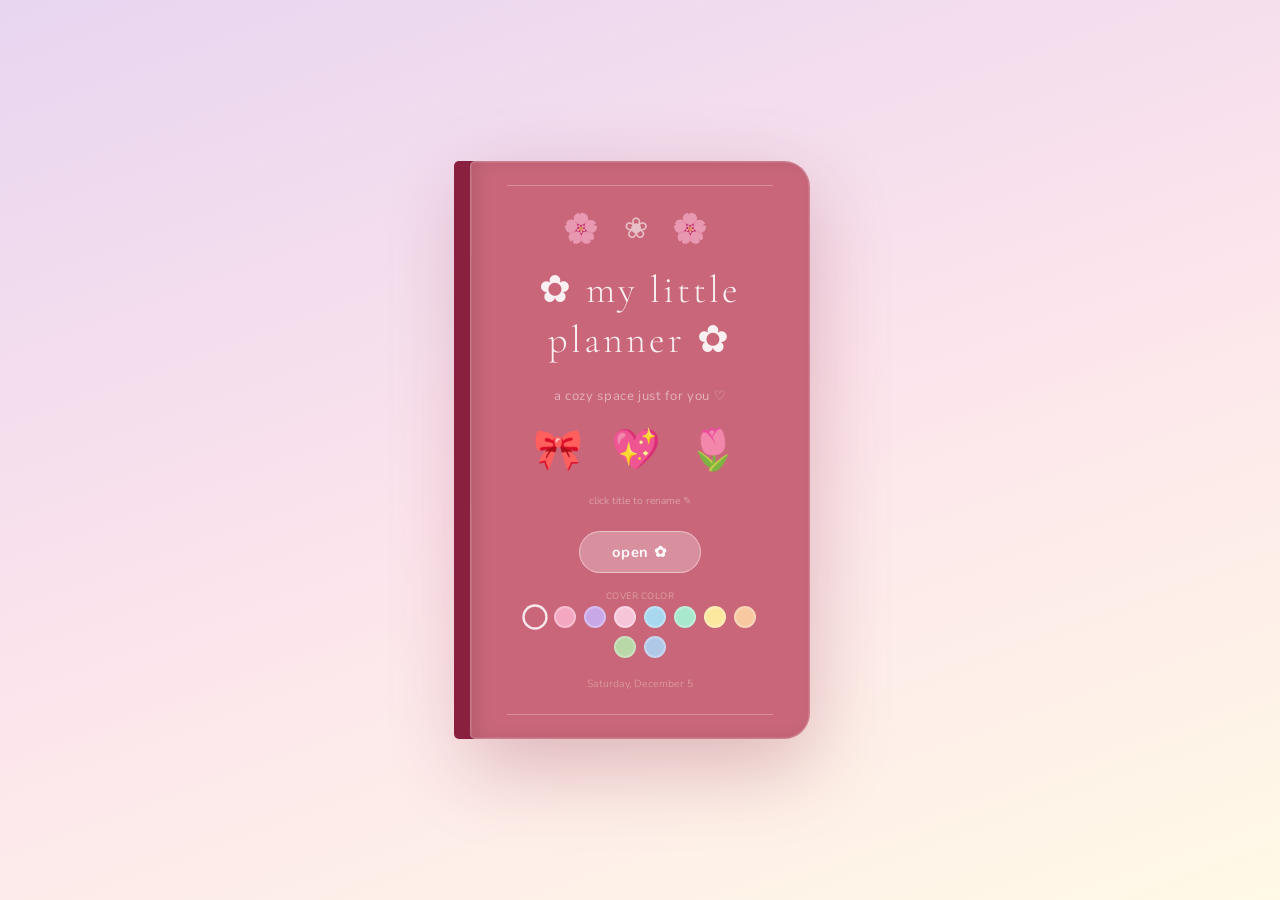
<file: index.html.html>
<!DOCTYPE html>
<html lang="en">
<head>
<meta charset="UTF-8"/>
<meta name="viewport" content="width=device-width,initial-scale=1.0"/>
<title>✿ my little planner ✿</title>
<script>
// Pre-apply saved cover color + title BEFORE anything renders — eliminates flash on refresh
(function(){
  try{
    var cc=JSON.parse(localStorage.getItem('planner_cover'));
    if(cc&&cc.color){
      document.addEventListener('DOMContentLoaded',function(){
        var b=document.getElementById('coverBook');
        if(b){b.style.background=cc.color;b.style.boxShadow='-16px 0 0 0 '+cc.spine+',0 28px 80px '+cc.shadow+',inset 0 0 0 1.5px rgba(255,255,255,.18),inset 7px 0 16px rgba(0,0,0,.1)';}
        var sp=document.querySelector('.book-spine');if(sp)sp.style.background=cc.spine;
      });
    }
    var t=localStorage.getItem('planner_title');
    if(t){document.addEventListener('DOMContentLoaded',function(){
      var el=document.getElementById('plannerTitle');if(el)el.textContent=t;
      document.title=t;
    });}
  }catch(e){}
})();
</script>
<link href="https://fonts.googleapis.com/css2?family=Nunito:wght@400;500;600;700&family=Pacifico&family=Cormorant+Garamond:ital,wght@0,300;0,400;1,300&family=Pinyon+Script&family=Playfair+Display:wght@400&display=swap" rel="stylesheet"/>
<style>
:root{
  --pink:#ffd6e7;--pink-mid:#ffb3d1;--pink-dark:#d4638a;--pink-text:#a03060;
  --yellow:#fff3c4;--yellow-mid:#ffe680;--yellow-dark:#c8a200;--yellow-text:#7a5e00;
  --blue:#d6f0ff;--blue-mid:#a8daff;--blue-dark:#4ba8d8;--blue-text:#1a6a9a;
  --mint:#d4f5e9;--mint-mid:#85ddb8;--mint-dark:#2a9d6e;--mint-text:#1a6a4a;
  --purple:#ede0ff;--purple-mid:#c4a8f5;--purple-dark:#6a3a9a;--purple-text:#5a1a8a;
  --fall:#fff0e0;--fall-mid:#ffcc88;--fall-dark:#c8761a;--fall-text:#7a4a10;
  --surface:#ffffff;--text:#3a2a35;--text-muted:#9a7a8a;
  --border:rgba(200,160,180,0.25);--radius:16px;--shadow:0 2px 12px rgba(200,140,170,0.12);
  --page-bg:#fffdf5;--spine-w:22px;--tab-w:54px;
  --rule:rgba(210,185,200,0.11);
}
*{box-sizing:border-box;margin:0;padding:0;}
body{font-family:'Nunito',sans-serif;color:#3a2a35;background:linear-gradient(160deg,#e8d5f0,#fce4ec,#fff9e6);min-height:100vh;}

/* ═══ COVER ═══ */
.cover-screen{
  position:fixed;inset:0;z-index:500;
  display:flex;align-items:center;justify-content:center;padding:2rem;
  background:linear-gradient(160deg,#e8d5f0,#fce4ec,#fff9e6);
  transition:opacity .42s ease,transform .42s ease;
}
.cover-screen.hiding{opacity:0;transform:scale(.95);pointer-events:none;}
.cover-book{
  width:340px;min-height:520px;
  background:#c9667a;
  border-radius:5px 26px 26px 5px;
  box-shadow:-16px 0 0 0 #8a2040,0 28px 80px rgba(140,40,60,.28),
    inset 0 0 0 1.5px rgba(255,255,255,.18),inset 7px 0 16px rgba(0,0,0,.1);
  display:flex;flex-direction:column;align-items:center;justify-content:center;
  padding:3rem 2.5rem;gap:1.1rem;position:relative;text-align:center;
  transition:background .3s ease,box-shadow .3s ease;
}
.cover-colors{display:flex;gap:8px;align-items:center;justify-content:center;flex-wrap:wrap;}
.cover-swatch{
  width:22px;height:22px;border-radius:50%;cursor:pointer;
  border:2.5px solid rgba(255,255,255,.25);transition:transform .15s,border-color .15s;
}
.cover-swatch:hover{transform:scale(1.2);}
.cover-swatch.active{border-color:rgba(255,255,255,.85);transform:scale(1.15);}
.cover-colors-label{font-size:.58rem;color:rgba(248,232,208,.45);letter-spacing:.05em;text-transform:uppercase;width:100%;text-align:center;margin-bottom:-4px;}
.cover-book::before,.cover-book::after{
  content:'';position:absolute;left:11%;right:11%;height:1px;background:rgba(255,255,255,.25);
}
.cover-book::before{top:24px;}.cover-book::after{bottom:24px;}
.cover-flowers{font-size:1.8rem;letter-spacing:.3em;opacity:.65;}
.cover-title{
  font-family:'Cormorant Garamond',serif;font-size:2.4rem;color:rgba(255,255,255,.9);text-align:center;
  cursor:text;outline:none;border-bottom:1.5px solid transparent;transition:border-color .2s;
  padding-bottom:3px;min-width:40px;line-height:1.3;display:block;width:100%;
  word-break:break-word;font-weight:300;letter-spacing:.08em;font-style:normal;
}
.cover-title:hover{border-bottom-color:rgba(255,255,255,.35);}
.cover-title:focus{border-bottom-color:rgba(255,255,255,.8);}
.cover-subtitle{font-size:.82rem;color:rgba(255,255,255,.5);letter-spacing:.05em;font-weight:400;}
.cover-art{font-size:2.5rem;letter-spacing:.22em;}
.cover-hint{font-size:.64rem;color:rgba(255,255,255,.38);transition:opacity 1s;}
.cover-open-btn{
  background:rgba(255,255,255,.28);color:rgba(255,255,255,.95);
  border:1.5px solid rgba(255,255,255,.45);border-radius:24px;
  padding:10px 32px;font-size:.92rem;font-weight:700;font-family:'Nunito',sans-serif;
  cursor:pointer;transition:background .2s,transform .12s;letter-spacing:.05em;margin-top:.3rem;
}
.cover-open-btn:hover{background:rgba(255,255,255,.45);transform:scale(1.04);}
.cover-date-pill{font-size:.65rem;color:rgba(248,232,208,.38);}

/* ═══ BOOK SCENE ═══ */
.book-scene{
  display:none;min-height:100vh;padding:1.5rem 1rem;
  align-items:flex-start;justify-content:center;
  opacity:0;transition:opacity .42s ease;
}
.book-scene.showing{opacity:1;}
.book{
  width:100%;max-width:900px;display:flex;
  background:var(--page-bg);
  border-radius:5px 18px 18px 5px;
  box-shadow:-14px 0 0 0 #55112a,0 16px 60px rgba(100,0,60,.22);
  height:calc(100vh - 3rem);overflow:hidden;
  animation:bookLand .5s .05s ease backwards;
}
@keyframes bookLand{from{transform:translateY(10px) scale(.98);opacity:0;}to{transform:none;opacity:1;}}

/* Spine */
.book-spine{
  width:var(--spine-w);flex-shrink:0;
  background:#8a2040;
  display:flex;align-items:center;justify-content:center;
  transition:background .3s ease;
}
.spine-txt{
  writing-mode:vertical-rl;transform:rotate(180deg);
  font-family:'Pacifico',cursive;font-size:.52rem;
  color:rgba(248,232,208,.38);letter-spacing:.18em;user-select:none;
  max-height:220px;overflow:hidden;text-overflow:ellipsis;white-space:nowrap;
}

/* Book middle (header + content + footer) */
.book-middle{
  flex:1;display:flex;flex-direction:column;min-width:0;overflow:hidden;
  background-image:repeating-linear-gradient(transparent,transparent 31px,var(--rule) 31px,var(--rule) 32px);
  background-size:100% 32px;background-position-y:54px;
}
.book-header{
  height:54px;flex-shrink:0;display:flex;align-items:center;
  padding:0 1rem;gap:10px;border-bottom:1px solid rgba(180,140,160,.2);
  background:rgba(255,253,245,.97);z-index:5;
}
.back-btn{
  background:none;border:1.5px solid var(--pink-mid);color:var(--pink-text);
  border-radius:16px;padding:3px 10px;font-size:.7rem;font-weight:700;
  cursor:pointer;font-family:'Nunito',sans-serif;white-space:nowrap;flex-shrink:0;
}
.back-btn:hover{background:var(--pink);}
.book-h-title{
  font-family:'Pacifico',cursive;font-size:.82rem;color:var(--pink-text);
  flex:1;text-align:center;white-space:nowrap;overflow:hidden;text-overflow:ellipsis;
}
.book-h-section{font-size:.68rem;font-weight:700;color:var(--text-muted);flex-shrink:0;white-space:nowrap;}
.book-content{flex:1;overflow-y:auto;padding:1.25rem 1.25rem 2rem;min-height:0;}
.book-footer{
  height:40px;flex-shrink:0;border-top:1px solid rgba(180,140,160,.15);
  display:flex;align-items:center;justify-content:space-between;padding:0 1rem;
}
.book-footer-flowers{font-size:.85rem;color:var(--pink-mid);letter-spacing:.2em;}
.book-footer-date{font-size:.65rem;color:var(--text-muted);}

/* Book Tabs */
.book-tabs{
  width:var(--tab-w);flex-shrink:0;display:flex;flex-direction:column;
  border-left:1px solid rgba(180,140,160,.15);
}
.btab{
  flex:1;display:flex;flex-direction:column;align-items:center;justify-content:center;
  cursor:pointer;padding:4px 2px;gap:3px;transition:background .18s;
  position:relative;user-select:none;
}
.btab:not(:last-child){border-bottom:1px solid rgba(180,140,160,.1);}
.btab .ti{font-size:1rem;line-height:1;}
.btab .tl{
  font-size:.45rem;font-weight:700;writing-mode:vertical-rl;
  letter-spacing:.07em;text-transform:uppercase;opacity:.55;line-height:1;
}
.btab.active .tl{opacity:1;}
.btab.active::after{
  content:'';position:absolute;right:0;top:15%;bottom:15%;
  width:3px;border-radius:2px 0 0 2px;opacity:.65;
}
/* per-tab colors */
.btab[data-tab="todos"]{color:#a03060;}
.btab[data-tab="todos"]:hover,.btab[data-tab="todos"].active{background:#ffd6e7;}
.btab[data-tab="todos"].active::after{background:#a03060;}
.btab[data-tab="calendar"]{color:#1a6a9a;}
.btab[data-tab="calendar"]:hover,.btab[data-tab="calendar"].active{background:#d6f0ff;}
.btab[data-tab="calendar"].active::after{background:#1a6a9a;}
.btab[data-tab="schedule"]{color:#7a4a10;}
.btab[data-tab="schedule"]:hover,.btab[data-tab="schedule"].active{background:#fff0e0;}
.btab[data-tab="schedule"].active::after{background:#7a4a10;}
.btab[data-tab="goals"]{color:#7a5e00;}
.btab[data-tab="goals"]:hover,.btab[data-tab="goals"].active{background:#fff3c4;}
.btab[data-tab="goals"].active::after{background:#7a5e00;}
.btab[data-tab="notes"]{color:#5a1a8a;}
.btab[data-tab="notes"]:hover,.btab[data-tab="notes"].active{background:#ede0ff;}
.btab[data-tab="notes"].active::after{background:#5a1a8a;}
.btab[data-tab="doodle"]{color:#1a6a4a;}
.btab[data-tab="doodle"]:hover,.btab[data-tab="doodle"].active{background:#d4f5e9;}
.btab[data-tab="doodle"].active::after{background:#1a6a4a;}

/* Sections */
.section{display:none;}
.section.active{display:block;animation:pageFlip .28s ease;}
@keyframes pageFlip{from{opacity:0;transform:translateX(12px);}to{opacity:1;transform:none;}}

/* Notification banner */
.notif-banner{
  display:none;align-items:center;gap:10px;justify-content:space-between;
  background:var(--yellow);border:1.5px solid var(--yellow-mid);border-radius:12px;
  padding:10px 16px;margin-bottom:1rem;font-size:.85rem;color:var(--yellow-text);flex-wrap:wrap;
}
.notif-banner.show{display:flex;}
.notif-toast{
  position:fixed;bottom:24px;right:24px;z-index:600;background:#fff7fb;
  border:1.5px solid var(--pink-mid);border-radius:16px;padding:14px 18px;
  box-shadow:0 4px 24px rgba(200,140,170,.2);max-width:300px;display:none;
}
.notif-toast.show{display:block;}
.notif-toast-title{font-weight:700;color:var(--pink-text);font-size:.9rem;margin-bottom:4px;}
.notif-toast-body{font-size:.82rem;color:var(--text-muted);line-height:1.5;}
.notif-toast-close{position:absolute;top:8px;right:10px;background:none;border:none;cursor:pointer;color:#e0b0c8;font-size:14px;}

/* Cards */
.card{background:var(--surface);border:1px solid var(--border);border-radius:var(--radius);padding:1.1rem 1.25rem;margin-bottom:1rem;box-shadow:var(--shadow);}
.card-pink{background:#fff7fb;border-color:var(--pink-mid);}
.card-blue{background:#f5fbff;border-color:var(--blue-mid);}
.card-yellow{background:#fffdf0;border-color:var(--yellow-mid);}
.card-mint{background:#f2fbf7;border-color:var(--mint-mid);}
.card-purple{background:#fbf5ff;border-color:var(--purple-mid);}
.sec-title{font-size:.75rem;font-weight:700;text-transform:uppercase;letter-spacing:.08em;color:var(--pink-text);margin-bottom:10px;display:flex;align-items:center;gap:6px;}
.sec-title.blue{color:var(--blue-text);}.sec-title.yellow{color:var(--yellow-text);}
.sec-title.mint{color:var(--mint-text);}.sec-title.purple{color:var(--purple-text);}
.sec-title.fall{color:var(--fall-text);}

/* Inputs */
.input-row{display:flex;gap:8px;margin-bottom:10px;align-items:center;}
.input-row input,input.field,textarea.field,select.field{
  background:#fffaf9;border:1.5px solid var(--pink-mid);border-radius:20px;
  padding:8px 14px;font-size:.875rem;color:var(--text);font-family:'Nunito',sans-serif;outline:none;transition:border-color .15s;
}
.input-row input{flex:1;}
input.field,select.field{width:100%;border-radius:10px;}
textarea.field{width:100%;border-radius:12px;resize:vertical;min-height:70px;line-height:1.5;}
input.field:focus,textarea.field:focus,select.field:focus,.input-row input:focus{border-color:var(--pink-dark);}

/* Buttons */
.btn{background:var(--pink-mid);color:var(--pink-text);border:none;border-radius:20px;padding:8px 18px;font-size:.875rem;font-weight:700;cursor:pointer;font-family:'Nunito',sans-serif;transition:background .15s,transform .1s;white-space:nowrap;}
.btn:hover{background:var(--pink-dark);color:#fff;}.btn:active{transform:scale(.97);}
.btn.blue{background:var(--blue-mid);color:var(--blue-text);}.btn.blue:hover{background:var(--blue-dark);color:#fff;}
.btn.yellow{background:var(--yellow-mid);color:var(--yellow-text);}.btn.yellow:hover{background:var(--yellow-dark);color:#fff;}
.btn.mint{background:var(--mint-mid);color:var(--mint-text);}.btn.mint:hover{background:var(--mint-dark);color:#fff;}
.btn.fall{background:var(--fall-mid);color:var(--fall-text);}.btn.fall:hover{background:var(--fall-dark);color:#fff;}
.btn.purple{background:var(--purple-mid);color:var(--purple-text);}.btn.purple:hover{background:var(--purple-dark);color:#fff;}
.btn.sm{padding:5px 14px;font-size:.8rem;}
.btn.ghost{background:transparent;border:1.5px solid var(--pink-mid);color:var(--pink-text);}.btn.ghost:hover{background:var(--pink);}
.icon-btn{background:none;border:none;cursor:pointer;color:#e0b0c8;font-size:14px;padding:2px 5px;}
.icon-btn:hover{color:var(--pink-text);}

/* To-dos */
.todo-item{display:flex;align-items:center;gap:10px;padding:8px 0;border-bottom:1px solid #fce8f3;}
.todo-item:last-child{border-bottom:none;}
.check-circle{width:22px;height:22px;border-radius:50%;border:2px solid var(--pink-mid);flex-shrink:0;cursor:pointer;display:flex;align-items:center;justify-content:center;transition:all .2s;font-size:11px;color:transparent;}
.check-circle.done{background:var(--pink-mid);color:var(--pink-text);}
.todo-label{flex:1;font-size:.88rem;}
.todo-label.done{text-decoration:line-through;color:var(--text-muted);}
.progress-wrap{margin-top:10px;display:flex;align-items:center;gap:10px;}
.progress-track{flex:1;height:8px;background:#fce8f3;border-radius:10px;overflow:hidden;}
.progress-bar{height:100%;background:var(--pink-mid);border-radius:10px;transition:width .4s;}
.progress-label{font-size:.75rem;font-weight:700;color:var(--pink-text);min-width:40px;text-align:right;}
.empty-state{text-align:center;color:#d4a0c0;font-size:.875rem;padding:14px 0;}

/* Calendar */
.cal-nav-row{display:flex;align-items:center;justify-content:space-between;margin-bottom:12px;}
.cal-nav-btn{background:var(--blue);border:none;border-radius:50%;width:32px;height:32px;font-size:1.1rem;color:var(--blue-text);cursor:pointer;font-weight:700;transition:background .15s;line-height:1;}
.cal-nav-btn:hover{background:var(--blue-mid);}
.cal-month-label{font-size:1rem;font-weight:700;color:var(--blue-text);}
.cal-grid{display:grid;grid-template-columns:repeat(7,1fr);gap:3px;}
.cal-day-name{text-align:center;font-size:.68rem;font-weight:700;color:#1a6a9a;padding:6px 0;text-transform:uppercase;letter-spacing:.04em;}
.cal-cell{min-height:52px;border-radius:10px;border:1.5px solid transparent;background:#fffaf9;cursor:pointer;display:flex;flex-direction:column;align-items:center;padding:5px 2px 3px;transition:all .15s;}
.cal-cell:hover{background:#e4f4ff;border-color:#70b8e8;}
.cal-cell.today{background:#1a6a9a;border-color:#1a6a9a;}
.cal-cell.today .cal-num{color:#fff;font-weight:800;}
.cal-cell.selected{background:#d6f0ff;border-color:#4ba8d8;box-shadow:0 0 0 2px #4ba8d8;}
.cal-cell.selected .cal-num{color:#1a6a9a;font-weight:700;}
.cal-cell.other{opacity:.28;pointer-events:none;}
.cal-num{font-size:.85rem;font-weight:600;color:var(--text);}
.cal-dots{display:flex;gap:2px;margin-top:2px;flex-wrap:wrap;justify-content:center;}
.cal-dot{width:5px;height:5px;border-radius:50%;}
.cal-ev-label{font-size:.58rem;font-weight:700;border-radius:4px;padding:1px 3px;margin-top:2px;text-align:center;white-space:nowrap;overflow:hidden;text-overflow:ellipsis;max-width:100%;}
.event-item{display:flex;align-items:flex-start;gap:10px;padding:9px 11px;background:#fffaf9;border:1px solid var(--blue-mid);border-radius:12px;margin-bottom:7px;}
.event-color-bar{width:4px;border-radius:4px;align-self:stretch;flex-shrink:0;min-height:28px;}
.event-info{flex:1;min-width:0;}
.event-name{font-size:.88rem;font-weight:700;color:var(--text);}
.event-meta{font-size:.75rem;color:var(--text-muted);margin-top:2px;display:flex;flex-wrap:wrap;gap:7px;}
.event-note-text{font-size:.75rem;color:var(--text-muted);margin-top:3px;font-style:italic;}

/* Schedule */
.sched-top{display:flex;align-items:center;justify-content:space-between;margin-bottom:1rem;flex-wrap:wrap;gap:8px;}
.sched-hint{font-size:.78rem;color:var(--text-muted);}
.year-input{width:auto;padding:5px 12px;border:1.5px solid var(--fall-mid);border-radius:20px;font-family:'Nunito',sans-serif;font-size:.85rem;font-weight:700;color:var(--fall-text);outline:none;background:var(--fall);text-align:center;cursor:pointer;}
/* Time picker */
.time-picker{display:flex;align-items:center;gap:4px;background:#fffaf9;border:1.5px solid var(--pink-mid);border-radius:10px;padding:5px 10px;width:100%;}
.time-picker:focus-within{border-color:var(--pink-dark);}
.time-hh,.time-mm{width:38px;border:none;background:transparent;outline:none;font-family:'Nunito',sans-serif;font-size:.875rem;color:var(--text);text-align:center;-moz-appearance:textfield;padding:3px 2px;}
.time-hh::-webkit-outer-spin-button,.time-hh::-webkit-inner-spin-button,.time-mm::-webkit-outer-spin-button,.time-mm::-webkit-inner-spin-button{-webkit-appearance:none;margin:0;}
.time-colon{font-weight:700;color:var(--pink-text);font-size:1rem;flex-shrink:0;}
/* AM/PM toggle */
.ampm-toggle{background:var(--pink);border:1.5px solid var(--pink-mid);border-radius:8px;padding:3px 7px;font-size:.72rem;font-weight:700;color:var(--pink-text);cursor:pointer;font-family:'Nunito',sans-serif;flex-shrink:0;transition:background .15s;}
.ampm-toggle:hover{background:var(--pink-mid);}
.ampm-toggle.pm{background:var(--pink-mid);color:var(--pink-text);}
/* Quarter date range */
.qrange-row{display:flex;align-items:center;gap:4px;margin-bottom:8px;flex-wrap:wrap;}
.qrange-input{flex:1;min-width:0;border:1px solid rgba(180,140,160,.3);border-radius:8px;padding:3px 6px;font-size:.65rem;color:var(--text-muted);font-family:'Nunito',sans-serif;background:#fffaf9;outline:none;cursor:pointer;}
.qrange-input:focus{border-color:var(--pink-mid);}
.qrange-sep{font-size:.7rem;color:var(--text-muted);flex-shrink:0;}
.quarters-grid{display:grid;grid-template-columns:repeat(3,1fr);gap:10px;}
@media(max-width:580px){.quarters-grid{grid-template-columns:1fr;}}
.quarter-col{border-radius:14px;padding:.9rem;min-height:120px;transition:outline .15s;}
.quarter-col.fall-col{background:#fffaf4;border:1.5px solid var(--fall-mid);}
.quarter-col.winter-col{background:#f5fbff;border:1.5px solid var(--blue-mid);}
.quarter-col.spring-col{background:#fff7fb;border:1.5px solid var(--pink-mid);}
.quarter-col.drag-over{outline:2.5px dashed;outline-offset:-4px;}
.quarter-col.fall-col.drag-over{outline-color:var(--fall-dark);}
.quarter-col.winter-col.drag-over{outline-color:var(--blue-dark);}
.quarter-col.spring-col.drag-over{outline-color:var(--pink-dark);}
.quarter-header{display:flex;align-items:center;justify-content:space-between;margin-bottom:8px;}
.quarter-header-title{font-size:.95rem;font-weight:700;display:flex;align-items:center;gap:4px;}
.quarter-count{font-size:.65rem;font-weight:700;padding:2px 7px;border-radius:10px;}
.class-list{min-height:36px;display:flex;flex-direction:column;gap:5px;}
.class-card{background:#fff;border-radius:10px;padding:7px 9px;display:flex;align-items:flex-start;gap:7px;border:1.5px solid transparent;transition:box-shadow .15s,transform .1s;cursor:grab;user-select:none;}
.class-card:hover{box-shadow:0 2px 10px rgba(200,140,170,.14);}
.class-card.dragging{opacity:.4;transform:scale(.96);cursor:grabbing;}
.class-card.drag-target{border-style:dashed;border-color:var(--pink-mid);}
.class-color-bar{width:4px;border-radius:4px;align-self:stretch;flex-shrink:0;min-height:24px;}
.class-info{flex:1;min-width:0;}
.class-name{font-size:.82rem;font-weight:700;color:var(--text);}
.class-meta{font-size:.66rem;color:var(--text-muted);margin-top:2px;display:flex;flex-wrap:wrap;gap:4px;}
.class-actions{display:flex;flex-direction:column;gap:2px;flex-shrink:0;}
.class-btn-row{display:flex;gap:1px;}
.ci-btn{background:none;border:none;cursor:pointer;font-size:10px;padding:2px 4px;color:#d4b0c8;border-radius:4px;line-height:1;font-family:'Nunito',sans-serif;}
.ci-btn:hover{background:#fce8f3;color:var(--pink-text);}
.move-to-wrap{position:relative;}
.move-to-menu{display:none;position:absolute;right:0;top:100%;background:#fff;border:1.5px solid var(--pink-mid);border-radius:10px;padding:4px;z-index:50;box-shadow:0 4px 16px rgba(200,140,170,.18);min-width:88px;}
.move-to-menu.open{display:block;}
.move-to-opt{display:block;width:100%;text-align:left;background:none;border:none;cursor:pointer;padding:4px 7px;font-size:.74rem;font-weight:600;color:var(--text);border-radius:6px;font-family:'Nunito',sans-serif;}
.move-to-opt:hover{background:var(--pink);}
.sched-empty{text-align:center;color:#c0a8b8;font-size:.74rem;padding:10px 0;}
.day-pill{background:#fffaf9;border:1.5px solid var(--pink-mid);border-radius:20px;padding:3px 9px;font-size:.75rem;font-weight:700;color:var(--text-muted);cursor:pointer;font-family:'Nunito',sans-serif;transition:all .15s;}
.day-pill.active{background:var(--pink-mid);color:var(--pink-text);border-color:var(--pink-dark);}
.disc-pill{background:#f5fbff;border:1.5px solid var(--blue-mid);border-radius:20px;padding:3px 9px;font-size:.75rem;font-weight:700;color:var(--blue-text);cursor:pointer;font-family:'Nunito',sans-serif;transition:all .15s;}
.disc-pill.active{background:var(--blue-mid);color:#fff;border-color:var(--blue-dark);}

/* Goals */
.goal-row{display:flex;align-items:center;gap:8px;padding:7px 0;border-bottom:1px solid #fef9e8;}
.goal-row:last-child{border-bottom:none;}
.goal-flower{font-size:13px;flex-shrink:0;}
.goal-input{flex:1;background:none;border:none;outline:none;font-family:'Nunito',sans-serif;font-size:.88rem;color:var(--text);}
.goal-input::placeholder{color:#d4c080;}

/* Notes */
.notes-area{width:100%;min-height:200px;background:#fffaf9;border:1.5px solid var(--purple-mid);border-radius:12px;padding:10px 14px;font-size:.875rem;color:var(--text);font-family:'Nunito',sans-serif;resize:vertical;outline:none;line-height:1.7;}
.notes-area:focus{border-color:var(--purple-dark);}

/* Doodle */
.doodle-toolbar{display:flex;flex-wrap:wrap;gap:7px;align-items:center;margin-bottom:10px;}
.doodle-toolbar-group{display:flex;align-items:center;gap:5px;background:#fff;border:1px solid var(--mint-mid);border-radius:10px;padding:5px 9px;}
.doodle-toolbar-label{font-size:.64rem;font-weight:700;text-transform:uppercase;letter-spacing:.06em;color:var(--mint-text);margin-right:2px;}
.draw-color{width:22px;height:22px;border-radius:50%;cursor:pointer;border:2.5px solid transparent;transition:transform .15s,border-color .15s;flex-shrink:0;}
.draw-color:hover{transform:scale(1.15);}
.draw-color.active{border-color:#444;}
.draw-size{width:22px;height:22px;border-radius:50%;background:#f2fbf7;border:1.5px solid var(--mint-mid);cursor:pointer;display:flex;align-items:center;justify-content:center;transition:background .15s;}
.draw-size.active{background:var(--mint-mid);}
.draw-size span{border-radius:50%;background:var(--mint-text);display:block;}
.tool-btn{background:#f2fbf7;border:1.5px solid var(--mint-mid);border-radius:9px;padding:4px 11px;font-size:.76rem;font-weight:700;color:var(--mint-text);cursor:pointer;font-family:'Nunito',sans-serif;transition:background .15s;}
.tool-btn.active,.tool-btn:hover{background:var(--mint-mid);}
.canvas-wrap{position:relative;border-radius:14px;overflow:hidden;border:2px solid var(--mint-mid);background:#fffdf8;touch-action:none;}
#doodleCanvas{display:block;width:100%;cursor:crosshair;}
.sticker-panel{display:flex;flex-wrap:wrap;gap:5px;margin-top:8px;padding:8px;background:#f2fbf7;border-radius:10px;border:1px solid var(--mint-mid);}
.sticker-btn{font-size:1.3rem;cursor:pointer;padding:3px 5px;border-radius:7px;border:1.5px solid transparent;background:none;transition:background .15s,border-color .15s;}
.sticker-btn:hover{background:#d4f5e9;border-color:var(--mint-mid);}
.sticker-btn.active{background:var(--mint-mid);border-color:var(--mint-dark);}

.sticker-ctrl-row{display:flex;align-items:center;gap:6px;margin-top:6px;flex-wrap:wrap;}
.sticker-ctrl-label{font-size:.64rem;font-weight:700;text-transform:uppercase;letter-spacing:.06em;color:var(--mint-text);}
.ssize-btn,.srot-btn{background:#f2fbf7;border:1.5px solid var(--mint-mid);border-radius:8px;padding:3px 9px;font-size:.72rem;font-weight:700;color:var(--mint-text);cursor:pointer;font-family:'Nunito',sans-serif;transition:background .15s;}
.ssize-btn.active,.srot-btn.active{background:var(--mint-mid);}
.ssize-btn:hover,.srot-btn:hover{background:var(--mint-mid);}
.doodle-actions{display:flex;gap:7px;margin-top:8px;flex-wrap:wrap;}

/* Modals */
.modal-backdrop{display:none;position:fixed;inset:0;background:rgba(100,60,80,.25);z-index:550;align-items:center;justify-content:center;padding:1rem;}
.modal-backdrop.open{display:flex;}
.modal{background:var(--surface);border-radius:20px;padding:1.6rem;width:100%;max-width:480px;box-shadow:0 8px 40px rgba(200,140,170,.25);border:1.5px solid var(--pink-mid);max-height:90vh;overflow-y:auto;}
.modal-title{font-family:'Pacifico',cursive;font-size:1.15rem;color:var(--pink-text);margin-bottom:1.1rem;}
.form-label{font-size:.74rem;font-weight:700;color:var(--text-muted);text-transform:uppercase;letter-spacing:.06em;margin-bottom:4px;display:block;}
.form-group{margin-bottom:12px;}
.two-col{display:grid;grid-template-columns:1fr 1fr;gap:10px;}
.color-row{display:flex;gap:7px;align-items:center;flex-wrap:wrap;}
.color-opt{width:26px;height:26px;border-radius:50%;cursor:pointer;border:3px solid transparent;transition:border-color .15s,transform .1s;}
.color-opt:hover{transform:scale(1.1);}
.color-opt.sel{border-color:#555;}
.modal-actions{display:flex;gap:8px;justify-content:flex-end;margin-top:14px;}

/* Confirm dialog */
.confirm-backdrop{display:none;position:fixed;inset:0;background:rgba(100,60,80,.3);z-index:600;align-items:center;justify-content:center;padding:1rem;}
.confirm-backdrop.open{display:flex;}
.confirm-box{background:#fff;border-radius:20px;padding:1.75rem;max-width:330px;width:100%;border:1.5px solid var(--pink-mid);box-shadow:0 8px 40px rgba(200,140,170,.25);text-align:center;animation:popIn .2s ease;}
@keyframes popIn{from{opacity:0;transform:scale(.94);}to{opacity:1;transform:none;}}
@keyframes starFade{0%{opacity:1;transform:scale(0.2);}60%{opacity:1;transform:scale(1);}100%{opacity:0;transform:scale(0.9);}}
.prog-star{position:fixed;pointer-events:none;z-index:9999;animation:starFade 1.3s ease-out forwards;}

.confirm-emoji{font-size:2rem;margin-bottom:.4rem;}
.confirm-msg{font-size:.92rem;color:var(--text);margin-bottom:1.2rem;line-height:1.5;}
.confirm-actions{display:flex;gap:10px;justify-content:center;}

/* Mobile */
@media(max-width:620px){
  .book{flex-direction:column;height:auto;min-height:calc(100vh - 3rem);border-radius:12px;}
  .book-spine{display:none;}
  .book-middle{background-position-y:54px;}
  .book-tabs{width:100%;flex-direction:row;height:50px;border-left:none;border-top:1px solid rgba(180,140,160,.15);}
  .btab{flex:1;flex-direction:row;gap:4px;padding:4px 2px;}
  .btab .tl{writing-mode:horizontal-tb;font-size:.44rem;opacity:1;}
  .btab.active::after{top:auto;bottom:0;left:15%;right:15%;width:auto;height:3px;border-radius:2px 2px 0 0;}
  .book-content{overflow:visible;}
  .book{box-shadow:0 8px 40px rgba(100,0,60,.18);}
}

/* Notebooks */
.nb-grid{display:grid;grid-template-columns:repeat(auto-fill,minmax(160px,1fr));gap:12px;margin-bottom:1rem;}
.nb-card{border-radius:14px;padding:1rem;cursor:pointer;transition:transform .15s,box-shadow .15s;border:1.5px solid rgba(0,0,0,.07);}
.nb-card:hover{transform:translateY(-2px);box-shadow:0 4px 16px rgba(0,0,0,.1);}
.nb-card-icon{font-size:2rem;margin-bottom:6px;}
.nb-card-name{font-size:.88rem;font-weight:700;color:#fff;white-space:nowrap;overflow:hidden;text-overflow:ellipsis;}
.nb-card-count{font-size:.68rem;color:rgba(255,255,255,.7);margin-top:2px;}
.nb-add-card{border-radius:14px;padding:1rem;cursor:pointer;transition:all .15s;border:2px dashed var(--pink-mid);background:transparent;display:flex;flex-direction:column;align-items:center;justify-content:center;gap:4px;min-height:90px;}
.nb-add-card:hover{background:var(--pink);border-color:var(--pink-dark);}
.nb-add-card-icon{font-size:1.6rem;color:var(--pink-mid);}
.nb-add-card-label{font-size:.75rem;font-weight:700;color:var(--pink-text);}
.nb-back-btn{background:none;border:none;cursor:pointer;color:var(--pink-text);font-size:.82rem;font-weight:700;font-family:'Nunito',sans-serif;padding:0;margin-bottom:10px;display:flex;align-items:center;gap:4px;}
.nb-back-btn:hover{text-decoration:underline;}
.nb-header{display:flex;align-items:center;gap:12px;border-radius:14px;padding:1rem 1.25rem;margin-bottom:1rem;position:relative;background:transparent;}
.nb-header-icon{font-size:2.5rem;}
.nb-header-info{flex:1;}
.nb-header-title{font-size:1.1rem;font-weight:700;color:#fff;}
.nb-header-count{font-size:.75rem;color:rgba(255,255,255,.75);margin-top:2px;}
.nb-header-actions{display:flex;gap:8px;}
.note-card{background:#fff;border-radius:12px;padding:.9rem 1.1rem;margin-bottom:8px;cursor:pointer;border:1.5px solid rgba(200,160,180,.2);transition:box-shadow .15s,border-color .15s;}
.note-card:hover{box-shadow:0 2px 12px rgba(200,140,170,.12);border-color:var(--pink-mid);}
.note-card-title{font-size:.9rem;font-weight:700;color:var(--text);}
.note-card-preview{font-size:.75rem;color:var(--text-muted);margin-top:3px;white-space:nowrap;overflow:hidden;text-overflow:ellipsis;}
.note-card-date{font-size:.65rem;color:var(--text-muted);margin-top:4px;}
.note-editor-title{width:100%;background:none;border:none;outline:none;font-family:'Nunito',sans-serif;font-size:1.1rem;font-weight:700;color:var(--text);padding:0;margin-bottom:8px;border-bottom:1.5px solid var(--pink-mid);}
.note-editor-body{width:100%;min-height:280px;background:none;border:none;outline:none;font-family:'Nunito',sans-serif;font-size:.88rem;color:var(--text);resize:none;line-height:1.75;padding:4px 0;}
.note-editor-wrap{background:#fffdf5;border-radius:14px;border:1.5px solid var(--pink-mid);padding:1rem 1.25rem;}
.nb-empty{text-align:center;color:#d4a0c0;font-size:.875rem;padding:24px 0;}

/* SUMMER */
.summer-session-tabs{display:flex;gap:6px;margin-bottom:10px;}
.ss-tab{background:#fff0e0;border:1.5px solid var(--fall-mid);border-radius:16px;padding:5px 14px;font-size:.78rem;font-weight:700;color:var(--fall-text);cursor:pointer;font-family:"Nunito",sans-serif;transition:background .15s;}
.ss-tab.active{background:var(--fall-mid);color:#fff;}
.summer-col{border-radius:14px;padding:.9rem;background:#fffaf4;border:1.5px solid var(--fall-mid);margin-top:10px;}
.summer-header{display:flex;align-items:center;justify-content:space-between;margin-bottom:8px;}
/* CO-CLASS */
.discussion-row{background:#f8f8f8;border-radius:8px;padding:5px 8px;margin-top:4px;border-left:3px solid var(--blue-mid);font-size:.72rem;color:var(--text-muted);}
.discussion-toggle{display:flex;align-items:center;gap:6px;margin-top:8px;font-size:.78rem;color:var(--text-muted);cursor:pointer;}
.discussion-toggle input{cursor:pointer;}
.discussion-fields{background:#f5fbff;border-radius:10px;padding:8px 10px;margin-top:8px;border:1px solid var(--blue-mid);}
/* TODO REDESIGN */
.todo-progress-row{display:flex;align-items:center;gap:1.25rem;}
.todo-ring-wrap{position:relative;width:80px;height:80px;flex-shrink:0;}
.todo-ring{width:80px;height:80px;transform:rotate(-90deg);}
.todo-ring-bg{fill:none;stroke:#fce8f3;stroke-width:7;}
.todo-ring-fill{fill:none;stroke:var(--pink-dark);stroke-width:7;stroke-linecap:round;transition:stroke-dashoffset .5s ease;}
.todo-ring-label{position:absolute;inset:0;display:flex;flex-direction:column;align-items:center;justify-content:center;}
.todo-ring-pct{font-size:.9rem;font-weight:800;color:var(--pink-text);line-height:1;}
.todo-ring-sub{font-size:.6rem;color:var(--text-muted);font-weight:600;margin-top:1px;}
.todo-stats-col{display:flex;flex-direction:column;gap:6px;flex:1;}
.todo-stat-item{display:flex;align-items:center;gap:7px;}
.todo-stat-icon{font-size:.85rem;}
.todo-stat-num{font-size:1rem;font-weight:800;color:var(--pink-text);min-width:22px;}
.todo-stat-lbl{font-size:.72rem;color:var(--text-muted);}
.todo-group{margin-bottom:.75rem;}
.todo-group-header{display:flex;align-items:center;justify-content:space-between;cursor:pointer;padding:.55rem .9rem;border-radius:12px;margin-bottom:4px;user-select:none;}
.todo-group-header:hover{filter:brightness(.97);}
.todo-group-left{display:flex;align-items:center;gap:8px;}
.todo-group-badge{width:22px;height:22px;border-radius:50%;display:flex;align-items:center;justify-content:center;font-size:.72rem;font-weight:800;color:#fff;flex-shrink:0;}
.todo-group-title{font-size:.82rem;font-weight:700;}
.todo-group-chevron{font-size:.8rem;transition:transform .2s;}
.todo-group-chevron.open{transform:rotate(180deg);}
.todo-group-body{display:none;}
.todo-group-body.open{display:block;}
.todo-card{display:flex;align-items:flex-start;gap:10px;padding:.7rem .9rem;background:#fff;border-radius:12px;margin-bottom:5px;border:1.5px solid transparent;transition:border-color .15s,box-shadow .15s;}
.todo-card:hover{border-color:var(--pink-mid);box-shadow:0 2px 8px rgba(200,140,170,.1);}
.todo-card-body{flex:1;min-width:0;}
.todo-card-title{font-size:.88rem;font-weight:600;color:var(--text);}
.todo-card-title.done{text-decoration:line-through;color:var(--text-muted);}
.todo-card-meta{font-size:.72rem;color:var(--text-muted);margin-top:3px;display:flex;flex-wrap:wrap;gap:6px;align-items:center;}
.todo-card-due{color:var(--blue-text);background:var(--blue);padding:1px 7px;border-radius:8px;font-weight:600;}
.todo-card-due.overdue{color:#c03030;background:#ffe0e0;}
.todo-check-right{width:22px;height:22px;border-radius:50%;border:2px solid var(--pink-mid);flex-shrink:0;cursor:pointer;display:flex;align-items:center;justify-content:center;font-size:11px;color:transparent;transition:all .2s;margin-top:2px;}
.todo-check-right.done{background:var(--pink-mid);color:var(--pink-text);}
.todo-card-actions{display:flex;gap:2px;flex-shrink:0;margin-top:2px;}
/* group colors */
.tg-overdue{background:#fff0f0;}.tg-overdue .todo-group-title{color:#c03030;}.tg-overdue .todo-group-badge{background:#e05050;}
.tg-today{background:#fff7fb;}.tg-today .todo-group-title{color:var(--pink-text);}.tg-today .todo-group-badge{background:var(--pink-dark);}
.tg-upcoming{background:#f5fbff;}.tg-upcoming .todo-group-title{color:var(--blue-text);}.tg-upcoming .todo-group-badge{background:var(--blue-dark);}
.tg-later{background:#fffdf0;}.tg-later .todo-group-title{color:var(--yellow-text);}.tg-later .todo-group-badge{background:var(--yellow-dark);}
.tg-nodule{background:#f8f8f8;}.tg-nodule .todo-group-title{color:var(--text-muted);}.tg-nodule .todo-group-badge{background:#aaa;}
.tg-done{background:#f2fbf7;}.tg-done .todo-group-title{color:var(--mint-text);}.tg-done .todo-group-badge{background:var(--mint-dark);}
/* old compat */
.empty-state{text-align:center;color:#d4a0c0;font-size:.875rem;padding:14px 0;}
</style>
</head>
<body>

<!-- ═══ COVER ═══ -->
<div class="cover-screen" id="coverScreen">
  <div class="cover-book" id="coverBook">
    <div class="cover-flowers"><span style="color:rgba(255,255,255,0.9);">🌸 ❀ 🌸</span></div>
    <div id="plannerTitle" class="cover-title" contenteditable="true" spellcheck="false">✿ my little planner ✿</div>
    <div class="cover-subtitle">a cozy space just for you ♡</div>
    <div class="cover-art">🎀 💖 🌷</div>
    <div class="cover-hint" id="titleHint">click title to rename ✎</div>
    <button class="cover-open-btn" id="openBookBtn">open ✿</button>
    <div class="cover-colors">
      <div class="cover-colors-label">cover color</div>
      <div class="cover-swatch active" data-color="#c9667a" data-spine="#8a2040" data-shadow="rgba(140,40,60,.28)" style="background:#c9667a;" title="rose"></div>
      <div class="cover-swatch" data-color="#f4a7c0" data-spine="#c0607a" data-shadow="rgba(200,100,130,.22)" style="background:#f4a7c0;" title="bubblegum"></div>
      <div class="cover-swatch" data-color="#c9a8e8" data-spine="#7a50b0" data-shadow="rgba(120,80,180,.22)" style="background:#c9a8e8;" title="lavender"></div>
      <div class="cover-swatch" data-color="#f7c5d8" data-spine="#d4789a" data-shadow="rgba(210,130,160,.2)" style="background:#f7c5d8;" title="blush"></div>
      <div class="cover-swatch" data-color="#a8d8f0" data-spine="#3a88b8" data-shadow="rgba(60,120,180,.22)" style="background:#a8d8f0;" title="sky"></div>
      <div class="cover-swatch" data-color="#a8e8cc" data-spine="#2a9068" data-shadow="rgba(40,130,100,.22)" style="background:#a8e8cc;" title="mint"></div>
      <div class="cover-swatch" data-color="#fde8a0" data-spine="#c09020" data-shadow="rgba(180,140,20,.2)" style="background:#fde8a0;" title="butter"></div>
      <div class="cover-swatch" data-color="#f8c8a0" data-spine="#c07840" data-shadow="rgba(180,110,50,.22)" style="background:#f8c8a0;" title="peach"></div>
      <div class="cover-swatch" data-color="#b8d8a8" data-spine="#5a9040" data-shadow="rgba(80,130,50,.2)" style="background:#b8d8a8;" title="sage"></div>
      <div class="cover-swatch" data-color="#b0c8e8" data-spine="#406890" data-shadow="rgba(60,90,140,.22)" style="background:#b0c8e8;" title="periwinkle"></div>
    </div>
    <div class="cover-date-pill" id="coverDate"></div>
  </div>
</div>

<!-- ═══ BOOK (OPEN) ═══ -->
<div class="book-scene" id="bookScene">
  <div class="book">

    <!-- Spine -->
    <div class="book-spine"><div class="spine-txt" id="spineTxt">my little planner</div></div>

    <!-- Middle -->
    <div class="book-middle">
      <div class="book-header">
        <button class="back-btn" id="backBtn">📖 cover</button>
        <div class="book-h-title" id="bookHTitle">✿ my little planner ✿</div>
        <div class="book-h-section" id="bookHSection">to-dos</div>
      </div>

      <div class="book-content">
        <!-- Notification banner -->
        <div class="notif-banner" id="notifBanner">
          <span>🔔 allow notifications — reminders will pop up in your system notification bar, even when the tab is in the background!</span>
          <div style="display:flex;gap:8px;flex-shrink:0;">
            <button class="btn yellow sm" id="allowNotifBtn">allow</button>
            <button class="btn ghost sm" id="dismissBannerBtn">not now</button>
          </div>
        </div>

        <!-- TO-DOS -->
        <div id="sec-todos" class="section active">
          <!-- Add task row -->
          <div class="card card-pink" style="padding:.9rem 1.25rem;margin-bottom:.75rem;">
            <div class="input-row" style="margin-bottom:0;">
              <input id="todoInput" type="text" placeholder="add a new task..." maxlength="100"/>
              <button class="btn" id="addTodoBtn">+ add</button>
            </div>
          </div>
          <!-- Circular progress + stats -->
          <div class="card card-pink" style="padding:1rem 1.25rem;margin-bottom:.75rem;">
            <div class="todo-progress-row">
              <div class="todo-ring-wrap">
                <svg class="todo-ring" viewBox="0 0 80 80">
                  <circle class="todo-ring-bg" cx="40" cy="40" r="32"/>
                  <circle class="todo-ring-fill" id="todoRingFill" cx="40" cy="40" r="32" stroke-dasharray="201 201" stroke-dashoffset="201"/>
                </svg>
                <div class="todo-ring-label">
                  <div class="todo-ring-pct" id="todoRingPct">0%</div>
                  <div class="todo-ring-sub" id="todoRingFrac">0/0</div>
                </div>
              </div>
              <div class="todo-stats-col">
                <div class="todo-stat-item"><span class="todo-stat-icon">📋</span><span class="todo-stat-num" id="statTotal">0</span><span class="todo-stat-lbl">total</span></div>
                <div class="todo-stat-item"><span class="todo-stat-icon">✅</span><span class="todo-stat-num" id="statDone">0</span><span class="todo-stat-lbl">done</span></div>
                <div class="todo-stat-item"><span class="todo-stat-icon">⏰</span><span class="todo-stat-num" id="statDue">0</span><span class="todo-stat-lbl">with reminders</span></div>
              </div>
            </div>
          </div>
          <!-- Task groups -->
          <div id="todoGroups"></div>
        </div>

        <!-- CALENDAR -->
        <div id="sec-calendar" class="section">
          <div class="card card-blue">
            <div class="cal-nav-row">
              <button class="cal-nav-btn" id="calPrev">&#8249;</button>
              <span class="cal-month-label" id="calMonthLabel"></span>
              <button class="cal-nav-btn" id="calNext">&#8250;</button>
            </div>
            <div class="cal-grid" id="calGrid"></div>
          </div>
          <div class="card card-blue">
            <div class="sec-title blue">🗓 <span id="eventDayLabel">select a day to see events</span></div>
            <div id="eventList"><div class="empty-state" style="color:#90c0dc">click any day ✿</div></div>
            <div id="addEventBtnWrap" style="display:none;margin-top:8px;">
              <button class="btn blue" id="addEventBtn">+ add event</button>
            </div>
          </div>
        </div>

        <!-- SCHEDULE -->
        <div id="sec-schedule" class="section">
          <div class="sched-top">
            <div class="sched-hint">↑↓ reorder · ⇄ move · drag between columns</div>
            <div style="display:flex;align-items:center;gap:8px;">
              <span style="font-size:.78rem;font-weight:700;color:var(--fall-text);">📁 year</span>
              <select id="schedYearSelect" class="year-input" style="width:auto;padding-right:24px;cursor:pointer;"></select>
              <button class="btn fall sm" id="addYearBtn" style="padding:5px 10px;font-size:.75rem;">+ new year</button>
              <button class="btn ghost sm" id="delYearBtn" style="padding:5px 10px;font-size:.75rem;" title="delete this year">🗑</button>
            </div>
          </div>
          <div class="quarters-grid">
            <div class="quarter-col fall-col" id="qcol-fall" data-quarter="fall">
              <div class="quarter-header">
                <div class="quarter-header-title"><span>🍂</span><span style="color:var(--fall-text)">Fall</span></div>
                <span class="quarter-count" id="count-fall" style="background:var(--fall);color:var(--fall-text);">0 classes</span>
              </div>
              <div class="qrange-row">
                <input class="qrange-input" type="date" id="qstart-fall" title="quarter start"/>
                <span class="qrange-sep">→</span>
                <input class="qrange-input" type="date" id="qend-fall" title="quarter end"/>
              </div>
              <div class="class-list" id="list-fall"></div>
              <button class="btn fall sm" style="margin-top:8px;width:100%;" id="addClassFall">+ add class</button>
            </div>
            <div class="quarter-col winter-col" id="qcol-winter" data-quarter="winter">
              <div class="quarter-header">
                <div class="quarter-header-title"><span>❄️</span><span style="color:var(--blue-text)">Winter</span></div>
                <span class="quarter-count" id="count-winter" style="background:var(--blue);color:var(--blue-text);">0 classes</span>
              </div>
              <div class="qrange-row">
                <input class="qrange-input" type="date" id="qstart-winter" title="quarter start"/>
                <span class="qrange-sep">→</span>
                <input class="qrange-input" type="date" id="qend-winter" title="quarter end"/>
              </div>
              <div class="class-list" id="list-winter"></div>
              <button class="btn blue sm" style="margin-top:8px;width:100%;" id="addClassWinter">+ add class</button>
            </div>
            <div class="quarter-col spring-col" id="qcol-spring" data-quarter="spring">
              <div class="quarter-header">
                <div class="quarter-header-title"><span>🌸</span><span style="color:var(--pink-text)">Spring</span></div>
                <span class="quarter-count" id="count-spring" style="background:var(--pink);color:var(--pink-text);">0 classes</span>
              </div>
              <div class="qrange-row">
                <input class="qrange-input" type="date" id="qstart-spring" title="quarter start"/>
                <span class="qrange-sep">→</span>
                <input class="qrange-input" type="date" id="qend-spring" title="quarter end"/>
              </div>
              <div class="class-list" id="list-spring"></div>
              <button class="btn sm" style="margin-top:8px;width:100%;" id="addClassSpring">+ add class</button>
            </div>
          </div>
          <!-- SUMMER -->
          <div class="summer-col" style="margin-top:10px;">
            <div class="summer-header">
              <div class="quarter-header-title"><span>☀️</span><span style="color:var(--fall-text);font-size:.95rem;font-weight:700;">Summer</span></div>
              <span class="quarter-count" id="count-summer" style="background:var(--fall);color:var(--fall-text);">0 classes</span>
            </div>
            <div class="qrange-row" style="margin-bottom:6px;">
              <input class="qrange-input" type="date" id="qstart-summer" title="summer start"/>
              <span class="qrange-sep">→</span>
              <input class="qrange-input" type="date" id="qend-summer" title="summer end"/>
            </div>
            <div class="summer-session-tabs">
              <button class="ss-tab active" data-session="I">Session I</button>
              <button class="ss-tab" data-session="10WK">10-Week</button>
              <button class="ss-tab" data-session="II">Session II</button>
            </div>
            <div class="class-list" id="list-summer"></div>
            <button class="btn fall sm" style="margin-top:8px;width:100%;" id="addClassSummer">+ add class</button>
          </div>
        </div>
        <div id="sec-goals" class="section">
          <div class="card card-yellow">
            <div class="sec-title yellow">★ my goals</div>
            <div id="goalsList">
              <div class="goal-row"><span class="goal-flower">✿</span><input class="goal-input" type="text" placeholder="dream big ~" maxlength="120"/></div>
              <div class="goal-row"><span class="goal-flower">✿</span><input class="goal-input" type="text" placeholder="one step at a time..." maxlength="120"/></div>
              <div class="goal-row"><span class="goal-flower">✿</span><input class="goal-input" type="text" placeholder="you've got this ♡" maxlength="120"/></div>
            </div>
            <button class="btn yellow sm" id="addGoalBtn" style="margin-top:10px;">+ goal</button>
          </div>
        </div>

        <!-- NOTES -->
        <div id="sec-notes" class="section">
          <!-- Notebooks grid view -->
          <div id="nb-view-grid">
            <div class="nb-grid" id="nbGrid"></div>
          </div>
          <!-- Notes list view -->
          <div id="nb-view-list" style="display:none;">
            <button class="nb-back-btn" id="nbBackToGrid">← all notebooks</button>
            <div class="nb-header" id="nbListHeader">
              <div class="nb-header-icon" id="nbListEmoji"></div>
              <div class="nb-header-info">
                <div class="nb-header-title" id="nbListTitle"></div>
                <div class="nb-header-count" id="nbListCount"></div>
              </div>
              <div class="nb-header-actions">
                <button class="btn sm" id="newNoteBtn" style="background:rgba(255,255,255,.25);border:1.5px solid rgba(255,255,255,.4);color:#fff;">+ new note</button>
                <button class="icon-btn" id="deleteNbBtn" style="color:rgba(255,255,255,.6);font-size:14px;" title="delete notebook">🗑</button>
              </div>
            </div>
            <div id="notesList"><div class="nb-empty">no notes yet — create your first one ✿</div></div>
          </div>
          <!-- Note editor view -->
          <div id="nb-view-editor" style="display:none;">
            <div style="display:flex;align-items:center;justify-content:space-between;margin-bottom:10px;">
              <button class="nb-back-btn" id="nbBackToList">← back to notes</button>
              <div style="display:flex;gap:8px;">
                <button class="btn sm" id="saveNoteBtn">save ♡</button>
                <button class="icon-btn" id="deleteNoteBtn" style="color:#e0b0c8;font-size:14px;">🗑</button>
              </div>
            </div>
            <div class="note-editor-wrap">
              <input class="note-editor-title" id="noteEditorTitle" type="text" placeholder="note title..." maxlength="80"/>
              <textarea class="note-editor-body" id="noteEditorBody" placeholder="write your notes here... ✿"></textarea>
              <div style="font-size:.65rem;color:var(--text-muted);margin-top:6px;" id="noteEditorDate"></div>
            </div>
          </div>
        </div>

        <!-- DOODLE -->
        <div id="sec-doodle" class="section">
          <div class="card card-mint">
            <div class="sec-title mint">🎨 doodle pad</div>
            <div class="doodle-toolbar">
              <div class="doodle-toolbar-group">
                <span class="doodle-toolbar-label">tool</span>
                <button class="tool-btn active" id="toolPencil">✏️ pencil</button>
                <button class="tool-btn" id="toolEraser">🩹 eraser</button>
              </div>
              <div class="doodle-toolbar-group">
                <span class="doodle-toolbar-label">size</span>
                <div class="draw-size active" data-size="3"><span style="width:5px;height:5px;"></span></div>
                <div class="draw-size" data-size="7"><span style="width:9px;height:9px;"></span></div>
                <div class="draw-size" data-size="14"><span style="width:14px;height:14px;"></span></div>
                <div class="draw-size" data-size="28"><span style="width:20px;height:20px;"></span></div>
              </div>
              <div class="doodle-toolbar-group" style="flex-wrap:wrap;max-width:260px;">
                <span class="doodle-toolbar-label">color</span>
                <div class="draw-color active" data-color="#ffb3d1" style="background:#ffb3d1"></div>
                <div class="draw-color" data-color="#c77dcc" style="background:#c77dcc"></div>
                <div class="draw-color" data-color="#a8daff" style="background:#a8daff"></div>
                <div class="draw-color" data-color="#85ddb8" style="background:#85ddb8"></div>
                <div class="draw-color" data-color="#ffe680" style="background:#ffe680"></div>
                <div class="draw-color" data-color="#ffc8a0" style="background:#ffc8a0"></div>
                <div class="draw-color" data-color="#ff8fab" style="background:#ff8fab"></div>
                <div class="draw-color" data-color="#b5e8b0" style="background:#b5e8b0"></div>
                <div class="draw-color" data-color="#5c4a6e" style="background:#5c4a6e"></div>
                <div class="draw-color" data-color="#3a2a35" style="background:#3a2a35"></div>
                <div class="draw-color" data-color="#ffffff" style="background:#fff;box-shadow:inset 0 0 0 1px #ccc"></div>
              </div>
            </div>
            <div class="canvas-wrap"><canvas id="doodleCanvas"></canvas></div>
            <div style="margin-top:8px;">
              <div style="font-size:.7rem;font-weight:700;text-transform:uppercase;letter-spacing:.06em;color:var(--mint-text);margin-bottom:5px;">✨ stickers — click one then tap the canvas</div>
              <div class="sticker-panel">
                <button class="sticker-btn" data-sticker="🌸">🌸</button><button class="sticker-btn" data-sticker="🌷">🌷</button>
                <button class="sticker-btn" data-sticker="🌻">🌻</button><button class="sticker-btn" data-sticker="🌹">🌹</button>
                <button class="sticker-btn" data-sticker="💐">💐</button><button class="sticker-btn" data-sticker="🍓">🍓</button>
                <button class="sticker-btn" data-sticker="🍒">🍒</button><button class="sticker-btn" data-sticker="🍰">🍰</button>
                <button class="sticker-btn" data-sticker="🧁">🧁</button><button class="sticker-btn" data-sticker="🍭">🍭</button>
                <button class="sticker-btn" data-sticker="🎀">🎀</button><button class="sticker-btn" data-sticker="💖">💖</button>
                <button class="sticker-btn" data-sticker="✨">✨</button><button class="sticker-btn" data-sticker="⭐">⭐</button>
                <button class="sticker-btn" data-sticker="🌟">🌟</button><button class="sticker-btn" data-sticker="🌈">🌈</button>
                <button class="sticker-btn" data-sticker="🌙">🌙</button><button class="sticker-btn" data-sticker="☁️">☁️</button>
                <button class="sticker-btn" data-sticker="🦋">🦋</button><button class="sticker-btn" data-sticker="🐱">🐱</button>
                <button class="sticker-btn" data-sticker="🐰">🐰</button><button class="sticker-btn" data-sticker="🦄">🦄</button>
                <button class="sticker-btn" data-sticker="🐸">🐸</button><button class="sticker-btn" data-sticker="🍀">🍀</button>
                <button class="sticker-btn" data-sticker="🔮">🔮</button><button class="sticker-btn" data-sticker="🎵">🎵</button>
                <button class="sticker-btn" data-sticker="🐻">🐻</button><button class="sticker-btn" data-sticker="🌊">🌊</button>
                <button class="sticker-btn" data-sticker="💝">💝</button><button class="sticker-btn" data-sticker="🍬">🍬</button>
              </div>
              <div class="sticker-ctrl-row">
                <span class="sticker-ctrl-label">size</span>
                <button type="button" class="ssize-btn active" data-sz="22">S</button>
                <button type="button" class="ssize-btn" data-sz="34">M</button>
                <button type="button" class="ssize-btn" data-sz="50">L</button>
                <button type="button" class="ssize-btn" data-sz="72">XL</button>
                <span class="sticker-ctrl-label" style="margin-left:10px;">rotate</span>
                <button type="button" class="srot-btn active" data-rot="0">0°</button>
                <button type="button" class="srot-btn" data-rot="45">45°</button>
                <button type="button" class="srot-btn" data-rot="90">90°</button>
                <button type="button" class="srot-btn" data-rot="135">135°</button>
                <button type="button" class="srot-btn" data-rot="180">180°</button>
                <button type="button" class="srot-btn" data-rot="270">270°</button>
              </div>
            </div>
            <div class="doodle-actions">
              <button class="btn mint sm" id="doodleUndo">↩ undo</button>
              <button class="btn ghost sm" id="doodleClear">🗑 clear</button>
              <button class="btn mint sm" id="doodleSave">⬇ save image</button>
            </div>
          </div>
        </div>
      </div><!-- /book-content -->

      <div class="book-footer">
        <div class="book-footer-flowers">✿ ✦ ✿</div>
        <div class="book-footer-date" id="bookFooterDate"></div>
      </div>
    </div><!-- /book-middle -->

    <!-- Tabs -->
    <div class="book-tabs">
      <div class="btab active" data-tab="todos"><span class="ti">✔</span><span class="tl">to-dos</span></div>
      <div class="btab" data-tab="calendar"><span class="ti">🗓</span><span class="tl">calendar</span></div>
      <div class="btab" data-tab="schedule"><span class="ti">📚</span><span class="tl">schedule</span></div>
      <div class="btab" data-tab="goals"><span class="ti">★</span><span class="tl">goals</span></div>
      <div class="btab" data-tab="notes"><span class="ti">✎</span><span class="tl">notes</span></div>
      <div class="btab" data-tab="doodle"><span class="ti">🎨</span><span class="tl">doodle</span></div>
    </div>

  </div><!-- /book -->

  <!-- Toast (fixed) -->
  <div id="notifToast" class="notif-toast">
    <button class="notif-toast-close" id="closeToastBtn">✕</button>
    <div class="notif-toast-title" id="toastTitle"></div>
    <div class="notif-toast-body" id="toastBody"></div>
  </div>

  <!-- Confirm dialog -->
  <div class="confirm-backdrop" id="confirmBackdrop">
    <div class="confirm-box">
      <div class="confirm-emoji">🗑️</div>
      <div class="confirm-msg">clear the whole canvas?<br><span style="font-size:.8rem;color:var(--text-muted)">this can't be undone :(</span></div>
      <div class="confirm-actions">
        <button class="btn ghost sm" id="confirmNo">no, keep it</button>
        <button class="btn sm" id="confirmYes">yes, clear!</button>
      </div>
    </div>
  </div>

  <!-- Event Modal -->
  <div class="modal-backdrop" id="modalBackdrop">
    <div class="modal">
      <div class="modal-title" id="modalTitle">add event ✿</div>
      <div class="form-group"><label class="form-label">event name *</label><input class="field" id="evName" type="text" placeholder="what's happening?" maxlength="80"/></div>
      <div class="two-col">
        <div class="form-group"><label class="form-label">date</label><input class="field" id="evDate" type="date"/></div>
        <div class="form-group"><label class="form-label">time</label><div class="time-picker"><input class="time-hh" id="evTimeH" type="number" min="1" max="12" placeholder="HH"/><span class="time-colon">:</span><input class="time-mm" id="evTimeM" type="number" min="0" max="59" placeholder="MM"/><button type="button" class="ampm-toggle" id="evAmpm" data-val="AM">AM</button></div></div>
      </div>
      <div class="form-group"><label class="form-label">location</label><input class="field" id="evLocation" type="text" placeholder="where is it?" maxlength="100"/></div>
      <div class="form-group"><label class="form-label">notes</label><textarea class="field" id="evNotes" placeholder="any extra details..." maxlength="300"></textarea></div>
      <div class="form-group">
        <label class="form-label">reminder</label>
        <select class="field" id="evReminder">
          <option value="">no reminder</option><option value="0">at event time</option>
          <option value="5">5 min before</option><option value="15">15 min before</option>
          <option value="30">30 min before</option><option value="60">1 hour before</option>
          <option value="1440">1 day before</option>
        </select>
      </div>
      <div class="form-group">
        <label class="form-label">color</label>
        <div class="color-row" id="evColorRow">
          <div class="color-opt sel" data-color="#ffb3d1" style="background:#ffb3d1"></div>
          <div class="color-opt" data-color="#a8daff" style="background:#a8daff"></div>
          <div class="color-opt" data-color="#ffe680" style="background:#ffe680"></div>
          <div class="color-opt" data-color="#b5e8b0" style="background:#b5e8b0"></div>
          <div class="color-opt" data-color="#f0b8e8" style="background:#f0b8e8"></div>
          <div class="color-opt" data-color="#ffc8a0" style="background:#ffc8a0"></div>
        </div>
      </div>
      <div class="modal-actions">
        <button class="btn ghost" id="cancelModalBtn">cancel</button>
        <button class="btn" id="saveEventBtn">save event ♡</button>
      </div>
    </div>
  </div>

  <!-- Class Modal -->
  <div class="modal-backdrop" id="classModalBackdrop">
    <div class="modal">
      <div class="modal-title" id="classModalTitle">add class ✿</div>
      <div class="form-group"><label class="form-label">class name *</label><input class="field" id="clsName" type="text" placeholder="e.g. Biology 101" maxlength="60"/></div>
      <div class="form-group">
        <label class="form-label">days</label>
        <div style="display:flex;gap:5px;flex-wrap:wrap;">
          <button class="day-pill" data-day="M">M</button><button class="day-pill" data-day="T">T</button>
          <button class="day-pill" data-day="W">W</button><button class="day-pill" data-day="Th">Th</button>
          <button class="day-pill" data-day="F">F</button><button class="day-pill" data-day="Sa">Sa</button>
          <button class="day-pill" data-day="Su">Su</button>
        </div>
      </div>
      <div class="two-col">
        <div class="form-group"><label class="form-label">start time</label><div class="time-picker"><input class="time-hh" id="clsStartH" type="number" min="1" max="12" placeholder="HH"/><span class="time-colon">:</span><input class="time-mm" id="clsStartM" type="number" min="0" max="59" placeholder="MM"/><button type="button" class="ampm-toggle" id="clsStartAmpm" data-val="AM">AM</button></div></div>
        <div class="form-group"><label class="form-label">end time</label><div class="time-picker"><input class="time-hh" id="clsEndH" type="number" min="1" max="12" placeholder="HH"/><span class="time-colon">:</span><input class="time-mm" id="clsEndM" type="number" min="0" max="59" placeholder="MM"/><button type="button" class="ampm-toggle" id="clsEndAmpm" data-val="AM">AM</button></div></div>
      </div>
      <div class="form-group"><label class="form-label">room / location</label><input class="field" id="clsLocation" type="text" placeholder="e.g. Building A, Room 204" maxlength="80"/></div>
      <!-- Discussion / Lab section -->
      <div class="discussion-toggle">
        <input type="checkbox" id="clsHasDiscussion"/>
        <label for="clsHasDiscussion" style="cursor:pointer;font-weight:600;">has discussion / lab section?</label>
      </div>
      <div class="discussion-fields" id="discussionFields" style="display:none;">
        <div class="form-group" style="margin-bottom:8px;">
          <label class="form-label">section type</label>
          <select class="field" id="clsDiscType" style="border-color:var(--blue-mid);">
            <option value="Discussion">Discussion</option>
            <option value="Lab">Lab</option>
            <option value="Section">Section</option>
            <option value="Tutorial">Tutorial</option>
          </select>
        </div>
        <div class="form-group" style="margin-bottom:8px;">
          <label class="form-label">days</label>
          <div style="display:flex;gap:5px;flex-wrap:wrap;">
            <button type="button" class="disc-pill" data-day="M">M</button><button type="button" class="disc-pill" data-day="T">T</button>
            <button type="button" class="disc-pill" data-day="W">W</button><button type="button" class="disc-pill" data-day="Th">Th</button>
            <button type="button" class="disc-pill" data-day="F">F</button><button type="button" class="disc-pill" data-day="Sa">Sa</button>
          </div>
        </div>
        <div class="two-col" style="margin-bottom:8px;">
          <div class="form-group" style="margin-bottom:0;"><label class="form-label">start</label><div class="time-picker" style="border-color:var(--blue-mid);"><input class="time-hh" id="discStartH" type="number" min="1" max="12" placeholder="HH"/><span class="time-colon">:</span><input class="time-mm" id="discStartM" type="number" min="0" max="59" placeholder="MM"/><button type="button" class="ampm-toggle" id="discStartAmpm" data-val="AM">AM</button></div></div>
          <div class="form-group" style="margin-bottom:0;"><label class="form-label">end</label><div class="time-picker" style="border-color:var(--blue-mid);"><input class="time-hh" id="discEndH" type="number" min="1" max="12" placeholder="HH"/><span class="time-colon">:</span><input class="time-mm" id="discEndM" type="number" min="0" max="59" placeholder="MM"/><button type="button" class="ampm-toggle" id="discEndAmpm" data-val="AM">AM</button></div></div>
        </div>
        <div class="form-group" style="margin-bottom:0;"><label class="form-label">location</label><input class="field" id="discLocation" type="text" placeholder="e.g. Room 101" maxlength="80" style="border-color:var(--blue-mid);"/></div>
      </div>
        <label class="form-label">color</label>
        <div class="color-row" id="clsColorRow">
          <div class="color-opt sel" data-color="#ffb3d1" style="background:#ffb3d1"></div>
          <div class="color-opt" data-color="#a8daff" style="background:#a8daff"></div>
          <div class="color-opt" data-color="#ffe680" style="background:#ffe680"></div>
          <div class="color-opt" data-color="#b5e8b0" style="background:#b5e8b0"></div>
          <div class="color-opt" data-color="#f0b8e8" style="background:#f0b8e8"></div>
          <div class="color-opt" data-color="#ffc8a0" style="background:#ffc8a0"></div>
          <div class="color-opt" data-color="#c8b4f8" style="background:#c8b4f8"></div>
          <div class="color-opt" data-color="#85ddb8" style="background:#85ddb8"></div>
          <div class="color-opt" data-color="#ffcc88" style="background:#ffcc88"></div>
        </div>
      </div>
      <div class="modal-actions">
        <button class="btn ghost" id="cancelClassBtn">cancel</button>
        <button class="btn" id="saveClassBtn">save class ♡</button>
      </div>
    </div>
  </div>
  <!-- Todo Reminder Modal -->
  <div class="modal-backdrop" id="todoReminderBackdrop">
    <div class="modal">
      <div class="modal-title">set reminder ⏰</div>
      <input type="hidden" id="trTodoIdx"/>
      <div class="two-col">
        <div class="form-group"><label class="form-label">due date</label><input class="field" id="trDate" type="date"/></div>
        <div class="form-group"><label class="form-label">due time</label><div class="time-picker"><input class="time-hh" id="trTimeH" type="number" min="1" max="12" placeholder="HH"/><span class="time-colon">:</span><input class="time-mm" id="trTimeM" type="number" min="0" max="59" placeholder="MM"/><button type="button" class="ampm-toggle" id="trAmpm" data-val="AM">AM</button></div></div>
      </div>
      <div class="form-group">
        <label class="form-label">reminder</label>
        <select class="field" id="trReminder">
          <option value="">no reminder</option>
          <option value="0">at due time</option>
          <option value="15">15 min before</option>
          <option value="30">30 min before</option>
          <option value="60">1 hour before</option>
          <option value="1440">1 day before</option>
        </select>
      </div>
      <div class="modal-actions">
        <button class="btn ghost sm" id="clearTrBtn">clear reminder</button>
        <button class="btn ghost" id="cancelTrBtn">cancel</button>
        <button class="btn" id="saveTrBtn">save ♡</button>
      </div>
    </div>
  </div>

</div><!-- /book-scene -->

<script>
var SK={todos:'planner_todos',notes:'planner_notes',goals:'planner_goals',events:'planner_events',schedule:'planner_schedule',doodle:'planner_doodle'};
var todos=[],events={},selDate=null,editIdx=null,evColor='#ffb3d1';
var calYear=new Date().getFullYear(),calMo=new Date().getMonth();
var today=new Date();
var schedule={fall:[],winter:[],spring:[]};
var clsColor='#ffb3d1',clsEditQ=null,clsEditI=null;
var dragSrcQ=null,dragSrcI=null;
var doodleReady=false,drawing=false,ctx=null,currentTool='pencil',drawColor='#ffb3d1',drawSize=3,selectedSticker=null,undoStack=[];

function sGet(k,d){try{var v=JSON.parse(localStorage.getItem(k));return(v!==null&&v!==undefined)?v:d;}catch(e){return d;}}
function sSet(k,v){try{localStorage.setItem(k,JSON.stringify(v));}catch(e){}}
function esc(s){var d=document.createElement('div');d.textContent=s;return d.innerHTML;}
function dKey(y,m,d){return y+'-'+String(m+1).padStart(2,'0')+'-'+String(d).padStart(2,'0');}
function genId(){return Date.now().toString(36)+Math.random().toString(36).slice(2);}

window.addEventListener('DOMContentLoaded',function(){
  todos=sGet(SK.todos,[]);
  events=sGet(SK.events,{});
  var rawSched=sGet(SK.schedule,null);
  if(rawSched&&typeof rawSched==='object'){
    schedule.fall=rawSched.fall||[];
    schedule.winter=rawSched.winter||[];
    schedule.spring=rawSched.spring||[];
  }

  var coverScreen=document.getElementById('coverScreen');
  var bookScene=document.getElementById('bookScene');

  // ── DATE ──
  var dateStr=today.toLocaleDateString('en-US',{weekday:'long',month:'long',day:'numeric'});
  document.getElementById('coverDate').textContent=dateStr;
  document.getElementById('bookFooterDate').textContent=dateStr;

  // ── TITLE ──
  var plannerTitle=document.getElementById('plannerTitle');
  var savedTitle=localStorage.getItem('planner_title')||'✿ my little planner ✿';
  plannerTitle.textContent=savedTitle;
  document.title=savedTitle;
  var titleHint=document.getElementById('titleHint');
  setTimeout(function(){titleHint.style.opacity='0';setTimeout(function(){titleHint.style.display='none';},1000);},2600);
  plannerTitle.addEventListener('focus',function(){var r=document.createRange();r.selectNodeContents(this);var s=window.getSelection();s.removeAllRanges();s.addRange(r);});
  plannerTitle.addEventListener('blur',function(){
    var v=this.textContent.trim()||'✿ my little planner ✿';
    this.textContent=v;document.title=v;localStorage.setItem('planner_title',v);
    document.getElementById('bookHTitle').textContent=v;
    document.getElementById('spineTxt').textContent=v.replace(/[✿★✎✦🌸🎀💖🌷]/g,'').trim()||v;
  });
  plannerTitle.addEventListener('keydown',function(e){
    if(e.key==='Enter'){e.preventDefault();this.blur();}
    if(e.key==='Escape'){this.textContent=localStorage.getItem('planner_title')||'✿ my little planner ✿';this.blur();}
    if(this.textContent.length>=40&&e.key.length===1)e.preventDefault();
  });

  // ── COVER COLOR ──
  var coverBook=document.getElementById('coverBook');
  var bookSpine=document.querySelector('.book-spine');
  function applyCoverColor(color,spine,shadow){
    coverBook.style.background=color;
    coverBook.style.boxShadow='-16px 0 0 0 '+spine+',0 28px 80px '+shadow+',inset 0 0 0 1.5px rgba(255,255,255,.18),inset 7px 0 16px rgba(0,0,0,.1)';
    if(bookSpine){bookSpine.style.background=spine;}
    var book=document.querySelector('.book');
    if(book)book.style.boxShadow='-14px 0 0 0 '+spine+',0 16px 60px '+shadow;
  }
  var savedCover=localStorage.getItem('planner_cover');
  if(savedCover){
    try{
      var cc=JSON.parse(savedCover);
      applyCoverColor(cc.color,cc.spine,cc.shadow);
      document.querySelectorAll('.cover-swatch').forEach(function(s){s.classList.toggle('active',s.dataset.color===cc.color);});
    }catch(e){}
  }
  document.querySelectorAll('.cover-swatch').forEach(function(sw){
    sw.addEventListener('click',function(){
      document.querySelectorAll('.cover-swatch').forEach(function(s){s.classList.remove('active');});
      this.classList.add('active');
      var color=this.dataset.color,spine=this.dataset.spine,shadow=this.dataset.shadow;
      applyCoverColor(color,spine,shadow);
      localStorage.setItem('planner_cover',JSON.stringify({color:color,spine:spine,shadow:shadow}));
    });
  });
  function updateBookTitles(){
    var t=localStorage.getItem('planner_title')||'✿ my little planner ✿';
    document.getElementById('bookHTitle').textContent=t;
    document.getElementById('spineTxt').textContent=t.replace(/[✿★✎✦🌸🎀💖🌷]/g,'').trim()||t;
  }
  document.getElementById('openBookBtn').addEventListener('click',function(){
    coverScreen.classList.add('hiding');
    setTimeout(function(){
      coverScreen.style.display='none';
      updateBookTitles();
      bookScene.style.display='flex';
      bookScene.offsetHeight; // force reflow
      bookScene.classList.add('showing');
    },420);
  });
  document.getElementById('backBtn').addEventListener('click',function(){
    bookScene.classList.remove('showing');
    setTimeout(function(){
      bookScene.style.display='none';
      coverScreen.style.display='flex';
      coverScreen.offsetHeight;
      coverScreen.classList.remove('hiding');
    },420);
  });

  // ── TABS ──
  var sectionLabels={todos:'to-dos',calendar:'calendar',schedule:'schedule',goals:'goals',notes:'notes',doodle:'doodle'};
  function switchTab(name){
    document.querySelectorAll('.section').forEach(function(s){s.classList.remove('active');});
    document.querySelectorAll('.btab').forEach(function(t){t.classList.remove('active');});
    document.getElementById('sec-'+name).classList.add('active');
    document.querySelector('.btab[data-tab="'+name+'"]').classList.add('active');
    document.getElementById('bookHSection').textContent=sectionLabels[name]||name;
    if(name==='calendar')renderCal();
    if(name==='doodle')initDoodle();
  }
  document.querySelectorAll('.btab').forEach(function(tab){
    tab.addEventListener('click',function(){switchTab(this.dataset.tab);});
  });

  // ── TO-DOS ──
  function updateProg(){
    var done=todos.filter(function(t){return t.done;}).length,total=todos.length;
    var pct=total?Math.round(done/total*100):0;
    var circ=2*Math.PI*32; // ~201
    document.getElementById('todoRingFill').style.strokeDashoffset=circ-(circ*pct/100);
    document.getElementById('todoRingPct').textContent=pct+'%';
    document.getElementById('todoRingFrac').textContent=done+'/'+total;
    document.getElementById('statTotal').textContent=total;
    document.getElementById('statDone').textContent=done;
    document.getElementById('statDue').textContent=todos.filter(function(t){return t.reminder&&!t.done;}).length;
  }
  function renderTodos(){
    updateProg();
    var nowStr=dKey(today.getFullYear(),today.getMonth(),today.getDate());
    var todayD=new Date(today.getFullYear(),today.getMonth(),today.getDate());
    // group todos
    var overdue=[],todayT=[],upcoming=[],later=[],nodule=[],done=[];
    todos.forEach(function(t,i){
      if(t.done){done.push(i);return;}
      if(!t.dueDate){nodule.push(i);return;}
      var dd=new Date(t.dueDate+'T00:00:00');
      var diff=Math.round((dd-todayD)/(1000*60*60*24));
      if(diff<0)overdue.push(i);
      else if(diff===0)todayT.push(i);
      else if(diff<=3)upcoming.push(i);
      else later.push(i);
    });
    var groups=[
      {key:'overdue',label:'Overdue',cls:'tg-overdue',icon:'🚨',items:overdue},
      {key:'today',label:'Due Today',cls:'tg-today',icon:'📌',items:todayT},
      {key:'upcoming',label:'Due Soon',cls:'tg-upcoming',icon:'📅',items:upcoming},
      {key:'later',label:'Due Later',cls:'tg-later',icon:'🗓',items:later},
      {key:'nodule',label:'To-Do',cls:'tg-nodule',icon:'📋',items:nodule},
      {key:'done',label:'Completed',cls:'tg-done',icon:'✅',items:done}
    ];
    var container=document.getElementById('todoGroups');
    if(!todos.length){container.innerHTML='<div class="empty-state" style="padding:20px 0;">nothing yet — add your first task! ˙˚ʚ(´◡`)ɞ˚˙</div>';return;}
    var html='';
    groups.forEach(function(g){
      if(!g.items.length)return;
      var open=g.key!=='done'; // done starts collapsed
      html+='<div class="todo-group">'
        +'<div class="todo-group-header '+g.cls+'" data-gkey="'+g.key+'">'
        +'<div class="todo-group-left"><div class="todo-group-badge">'+g.items.length+'</div>'
        +'<span class="todo-group-title">'+g.icon+' '+g.label+'</span></div>'
        +'<span class="todo-group-chevron'+(open?' open':'')+'">▾</span></div>'
        +'<div class="todo-group-body'+(open?' open':'')+'" id="tgb-'+g.key+'">'
        +g.items.map(function(i){
          var t=todos[i];
          var dueMeta='';
          if(t.dueDate){
            var dd=new Date(t.dueDate+'T00:00:00');
            var diff=Math.round((dd-todayD)/(1000*60*60*24));
            var overD=diff<0;
            var label=overD?'Overdue '+(Math.abs(diff))+'d':(diff===0?'Today':(diff===1?'Tomorrow':'In '+diff+' days'));
            dueMeta='<span class="todo-card-due'+(overD?' overdue':'')+'">📅 '+label+(t.dueTime?' · '+formatDisplayTime(t.dueTime):'')+'</span>';
          }
          var remMeta=t.reminder&&t.dueDate?'<span>🔔</span>':'';
          return '<div class="todo-card">'
            +'<div class="todo-card-body">'
            +'<div class="todo-card-title'+(t.done?' done':'')+'">'+esc(t.text)+'</div>'
            +(dueMeta||remMeta?'<div class="todo-card-meta">'+dueMeta+remMeta+'</div>':'')
            +'</div>'
            +'<div class="todo-card-actions">'
            +'<button type="button" class="icon-btn tr-open" data-i="'+i+'" title="set reminder" style="font-size:13px;color:#c0a8c0;">⏰</button>'
            +'<button type="button" class="icon-btn del-todo" data-i="'+i+'" style="color:#e0b0c8;">✕</button>'
            +'</div>'
            +(t.done ? '<div class="todo-check-right done" data-i="'+i+'">&#10003;</div>' : '<div class="todo-check-right" data-i="'+i+'"></div>')
            +'</div>';
        }).join('')
        +'</div></div>';
    });
    container.innerHTML=html;
    container.querySelectorAll('.todo-group-header').forEach(function(h){
      h.addEventListener('click',function(){
        var key=this.dataset.gkey;
        var body=document.getElementById('tgb-'+key);
        var chev=this.querySelector('.todo-group-chevron');
        body.classList.toggle('open');chev.classList.toggle('open');
      });
    });
    container.querySelectorAll('.todo-check-right').forEach(function(el){
      el.addEventListener('click',function(){var i=+this.dataset.i;todos[i].done=!todos[i].done;sSet(SK.todos,todos);renderTodos();});
    });
    container.querySelectorAll('.del-todo').forEach(function(el){
      el.addEventListener('click',function(){todos.splice(+this.dataset.i,1);sSet(SK.todos,todos);renderTodos();});
    });
    container.querySelectorAll('.tr-open').forEach(function(el){
      el.addEventListener('click',function(){openTodoReminder(+this.dataset.i);});
    });
  }
  // Todo reminder modal
  function openTodoReminder(i){
    var t=todos[i];
    document.getElementById('trTodoIdx').value=i;
    var tp=t.dueTime?parseTimeToHHMM(t.dueTime):{h:'',m:'',ampm:'AM'};
    document.getElementById('trDate').value=t.dueDate||'';
    document.getElementById('trTimeH').value=tp.h;document.getElementById('trTimeM').value=tp.m;setAmpm('trAmpm',tp.ampm);
    document.getElementById('trReminder').value=t.reminder||'';
    document.getElementById('todoReminderBackdrop').classList.add('open');
  }
  document.getElementById('cancelTrBtn').addEventListener('click',function(){document.getElementById('todoReminderBackdrop').classList.remove('open');});
  document.getElementById('todoReminderBackdrop').addEventListener('click',function(e){if(e.target===this)this.classList.remove('open');});
  document.getElementById('clearTrBtn').addEventListener('click',function(){
    var i=+document.getElementById('trTodoIdx').value;
    todos[i].dueDate='';todos[i].dueTime='';todos[i].reminder='';
    sSet(SK.todos,todos);renderTodos();document.getElementById('todoReminderBackdrop').classList.remove('open');
  });
  document.getElementById('saveTrBtn').addEventListener('click',function(){
    var i=+document.getElementById('trTodoIdx').value;
    todos[i].dueDate=document.getElementById('trDate').value;
    todos[i].dueTime=buildTime(document.getElementById('trTimeH').value,document.getElementById('trTimeM').value,getAmpm('trAmpm'));
    todos[i].reminder=document.getElementById('trReminder').value;
    sSet(SK.todos,todos);renderTodos();document.getElementById('todoReminderBackdrop').classList.remove('open');
  });
  function addTodo(){var inp=document.getElementById('todoInput'),v=inp.value.trim();if(!v)return;todos.push({text:v,done:false});inp.value='';sSet(SK.todos,todos);renderTodos();}
  document.getElementById('addTodoBtn').addEventListener('click',addTodo);
  document.getElementById('todoInput').addEventListener('keydown',function(e){if(e.key==='Enter')addTodo();});
  renderTodos();

  // ── CALENDAR ──
  // Maps day-pill labels to JS getDay() values (0=Sun)
  var DAY_MAP={'Su':0,'M':1,'T':2,'W':3,'Th':4,'F':5,'Sa':6};
  function getClassesForDate(y,m,d){
    var dow=new Date(y,m,d).getDay();
    var dateStr=dKey(y,m,d);
    var all=[];
    ['fall','winter','spring'].forEach(function(q){
      var range=getQuarterRange(q);
      if(range.start&&range.end){if(dateStr<range.start||dateStr>range.end)return;}
      else if(range.start&&!range.end){if(dateStr<range.start)return;}
      else if(!range.start&&range.end){if(dateStr>range.end)return;}
      (schedule[q]||[]).forEach(function(c){
        var mainMatch=(c.days||[]).some(function(day){return DAY_MAP[day]===dow;});
        if(mainMatch)all.push({cls:c,quarter:q,isDisc:false});
        if(c.discussion&&c.discussion.enabled&&(c.discussion.days||[]).some(function(day){return DAY_MAP[day]===dow;})){
          all.push({cls:c,quarter:q,isDisc:true,discLabel:c.discussion.type||'Discussion'});
        }
      });
    });
    return all;
  }
  function renderCal(){
    var months=['January','February','March','April','May','June','July','August','September','October','November','December'];
    document.getElementById('calMonthLabel').textContent=months[calMo]+' '+calYear;
    var grid=document.getElementById('calGrid');
    var dn=['Sun','Mon','Tue','Wed','Thu','Fri','Sat'];
    var html=dn.map(function(d){return '<div class="cal-day-name">'+d+'</div>';}).join('');
    var fd=new Date(calYear,calMo,1).getDay(),dim=new Date(calYear,calMo+1,0).getDate(),pd=new Date(calYear,calMo,0).getDate();
    for(var i=0;i<fd;i++)html+='<div class="cal-cell other"><span class="cal-num">'+(pd-fd+1+i)+'</span></div>';
    for(var d=1;d<=dim;d++){
      var key=dKey(calYear,calMo,d);
      var isT=d===today.getDate()&&calMo===today.getMonth()&&calYear===today.getFullYear();
      var isSel=selDate===key;
      var evs=events[key]||[];
      var clsForDay=getClassesForDate(calYear,calMo,d);
      // dots: events first then classes
      var allDots=evs.slice(0,2).map(function(e){return '<div class="cal-dot" style="background:'+e.color+'"></div>';});
      clsForDay.slice(0,2).forEach(function(item){allDots.push('<div class="cal-dot" style="background:'+item.cls.color+';border:1px solid rgba(0,0,0,.08)"></div>');});
      var dots=allDots.length?'<div class="cal-dots">'+allDots.slice(0,4).join('')+'</div>':'';
      // label: prefer event, fall back to class
      var lbl='';
      if(evs[0])lbl='<div class="cal-ev-label" style="background:'+evs[0].color+'33;color:'+evs[0].color+'">'+esc(evs[0].name)+'</div>';
      else if(clsForDay[0])lbl='<div class="cal-ev-label cal-cls-label" style="background:'+clsForDay[0].cls.color+'22;color:'+clsForDay[0].cls.color+'">📚 '+esc(clsForDay[0].cls.name)+'</div>';
      html+='<div class="cal-cell'+(isT?' today':'')+(isSel?' selected':'')+'" data-d="'+d+'"><span class="cal-num">'+d+'</span>'+dots+lbl+'</div>';
    }
    var rem=(7-((fd+dim)%7))%7;
    for(var j=1;j<=rem;j++)html+='<div class="cal-cell other"><span class="cal-num">'+j+'</span></div>';
    grid.innerHTML=html;
    grid.querySelectorAll('.cal-cell:not(.other)').forEach(function(el){el.addEventListener('click',function(){selectDay(+this.dataset.d);});});
  }
  function selectDay(d){
    selDate=dKey(calYear,calMo,d);renderCal();
    document.getElementById('eventDayLabel').textContent=new Date(calYear,calMo,d).toLocaleDateString('en-US',{weekday:'long',month:'long',day:'numeric'});
    document.getElementById('addEventBtnWrap').style.display='block';
    renderEventList();
  }
  function renderEventList(){
    var list=document.getElementById('eventList');
    var evs=events[selDate]||[];
    // parse date from selDate key for class lookup
    var parts=selDate?selDate.split('-'):null;
    var clsForDay=parts?getClassesForDate(+parts[0],+parts[1]-1,+parts[2]):[];
    if(!evs.length&&!clsForDay.length){list.innerHTML='<div class="empty-state" style="color:#90c0dc">no events — add one! ✿</div>';return;}
    var qLabels={fall:'🍂 Fall',winter:'❄️ Winter',spring:'🌸 Spring'};
    // classes section
    var qLabels={fall:'🍂 Fall',winter:'❄️ Winter',spring:'🌸 Spring'};
    var clsHtml=clsForDay.length?'<div class="cal-cls-section">'
      +'<div style="font-size:.68rem;font-weight:700;text-transform:uppercase;letter-spacing:.06em;color:var(--fall-text);margin-bottom:6px;">📚 classes today</div>'
      +clsForDay.map(function(item){
        var c=item.cls;
        var isDisc=item.isDisc;
        var time=isDisc
          ?(c.discussion.startTime?(formatDisplayTime(c.discussion.startTime)+(c.discussion.endTime?' – '+formatDisplayTime(c.discussion.endTime):'')):'')
          :(c.startTime?(formatDisplayTime(c.startTime)+(c.endTime?' – '+formatDisplayTime(c.endTime):'')):'');
        var loc=isDisc?(c.discussion.location||''):(c.location||'');
        var label=isDisc?('💬 '+esc(item.discLabel||'Discussion')+' — '+esc(c.name)):esc(c.name);
        var quarterTag=qLabels[item.quarter]||item.quarter||'';
        return '<div class="event-item" style="border-color:'+c.color+'55;'+(isDisc?'border-left-color:'+c.color+';border-left-width:3px;':'')+'">'
          +'<div class="event-color-bar" style="background:'+(isDisc?'linear-gradient('+c.color+','+c.color+'88)':c.color)+'"></div>'
          +'<div class="event-info">'
          +'<div class="event-name" style="font-size:'+(isDisc?'.8rem':'.88rem')+';">'+label+'</div>'
          +'<div class="event-meta">'
          +(time?'<span>🕐 '+esc(time)+'</span>':'')
          +(loc?'<span>📍 '+esc(loc)+'</span>':'')
          +(quarterTag?'<span style="background:'+c.color+'22;color:'+c.color+';padding:1px 6px;border-radius:8px;font-size:.65rem;">'+esc(quarterTag)+'</span>':'')
          +'</div></div></div>';
      }).join('')
      +'</div>':'';
    // events section
    var evHtml=evs.length?'<div class="cal-ev-section">'
      +(clsForDay.length?'<div style="font-size:.68rem;font-weight:700;text-transform:uppercase;letter-spacing:.06em;color:var(--blue-text);margin:10px 0 6px;">🗓 events</div>':'')
      +evs.map(function(e,i){
        return '<div class="event-item"><div class="event-color-bar" style="background:'+e.color+'"></div>'
          +'<div class="event-info"><div class="event-name">'+esc(e.name)+'</div>'
          +'<div class="event-meta">'+(e.time?'<span>🕐 '+formatDisplayTime(e.time)+'</span>':'')+(e.location?'<span>📍 '+esc(e.location)+'</span>':'')+'</div>'
          +(e.notes?'<div class="event-note-text">'+esc(e.notes)+'</div>':'')+'</div>'
          +'<div style="display:flex;flex-direction:column;gap:3px;"><button class="icon-btn edit-ev" data-i="'+i+'">✎</button><button class="icon-btn del-ev" data-i="'+i+'">✕</button></div></div>';
      }).join('')
      +'</div>':'';
    list.innerHTML=clsHtml+evHtml;
    list.querySelectorAll('.edit-ev').forEach(function(el){el.addEventListener('click',function(){openModal(+this.dataset.i);});});
    list.querySelectorAll('.del-ev').forEach(function(el){el.addEventListener('click',function(){events[selDate].splice(+this.dataset.i,1);sSet(SK.events,events);renderEventList();renderCal();});});
  }
  document.getElementById('calPrev').addEventListener('click',function(){calMo--;if(calMo<0){calMo=11;calYear--;}renderCal();});
  document.getElementById('calNext').addEventListener('click',function(){calMo++;if(calMo>11){calMo=0;calYear++;}renderCal();});
  document.getElementById('addEventBtn').addEventListener('click',function(){openModal();});

  // ── EVENT MODAL ──
  function openModal(editing){
    editIdx=(editing!==undefined)?editing:null;
    document.getElementById('modalTitle').textContent=editIdx!==null?'edit event ✿':'add event ✿';
    document.getElementById('saveEventBtn').textContent=editIdx!==null?'save changes ♡':'save event ♡';
    if(editIdx!==null){
      var e=events[selDate][editIdx];
      document.getElementById('evName').value=e.name||'';document.getElementById('evDate').value=e.date||selDate||'';
      var et=parseTimeToHHMM(e.time);document.getElementById('evTimeH').value=et.h;document.getElementById('evTimeM').value=et.m;setAmpm('evAmpm',et.ampm);
      document.getElementById('evLocation').value=e.location||'';document.getElementById('evNotes').value=e.notes||'';document.getElementById('evReminder').value=e.reminder||'';evColor=e.color||'#ffb3d1';
    } else {
      document.getElementById('evName').value='';document.getElementById('evDate').value=selDate||'';
      document.getElementById('evTimeH').value='';document.getElementById('evTimeM').value='';setAmpm('evAmpm','AM');
      document.getElementById('evLocation').value='';document.getElementById('evNotes').value='';document.getElementById('evReminder').value='';evColor='#ffb3d1';
    }
    document.querySelectorAll('#evColorRow .color-opt').forEach(function(c){c.classList.toggle('sel',c.dataset.color===evColor);});
    document.getElementById('modalBackdrop').classList.add('open');
    setTimeout(function(){document.getElementById('evName').focus();},50);
  }
  function closeModal(){document.getElementById('modalBackdrop').classList.remove('open');editIdx=null;}
  document.getElementById('cancelModalBtn').addEventListener('click',closeModal);
  document.getElementById('modalBackdrop').addEventListener('click',function(e){if(e.target===this)closeModal();});
  document.querySelectorAll('#evColorRow .color-opt').forEach(function(el){el.addEventListener('click',function(){evColor=this.dataset.color;document.querySelectorAll('#evColorRow .color-opt').forEach(function(c){c.classList.remove('sel');});this.classList.add('sel');});});
  document.getElementById('saveEventBtn').addEventListener('click',function(){
    var name=document.getElementById('evName').value.trim();if(!name){document.getElementById('evName').focus();return;}
    var evTime=buildTime(document.getElementById('evTimeH').value,document.getElementById('evTimeM').value,getAmpm('evAmpm'));
    var ev={name:name,date:document.getElementById('evDate').value,time:evTime,location:document.getElementById('evLocation').value.trim(),notes:document.getElementById('evNotes').value.trim(),reminder:document.getElementById('evReminder').value,color:evColor};
    var dk=ev.date||selDate;if(!events[dk])events[dk]=[];
    if(editIdx!==null){if(dk!==selDate){events[selDate].splice(editIdx,1);events[dk].push(ev);}else events[selDate][editIdx]=ev;}
    else events[dk].push(ev);
    sSet(SK.events,events);closeModal();selDate=dk;renderEventList();renderCal();
  });
  document.getElementById('evName').addEventListener('keydown',function(e){if(e.key==='Enter')document.getElementById('saveEventBtn').click();});
  // ── TIME PICKER NAVIGATION ──
  function setupTimePicker(hhId,mmId){
    var hh=document.getElementById(hhId),mm=document.getElementById(mmId);
    hh.addEventListener('keydown',function(e){
      if(e.key==='ArrowRight'||e.key===':'){e.preventDefault();mm.focus();mm.select();}
      if(e.key==='ArrowUp'){e.preventDefault();var v=((+this.value||0)+1)%24;this.value=v;}
      if(e.key==='ArrowDown'){e.preventDefault();var v=(((+this.value||0)-1)+24)%24;this.value=v;}
    });
    hh.addEventListener('input',function(){if(this.value.length>=2){mm.focus();mm.select();}if(+this.value>23)this.value=23;});
    mm.addEventListener('keydown',function(e){
      if(e.key==='ArrowLeft'&&(this.selectionStart===0||this.value==='')){e.preventDefault();hh.focus();hh.select();}
      if(e.key==='ArrowUp'){e.preventDefault();var v=((+this.value||0)+1)%60;this.value=String(v).padStart(2,'0');}
      if(e.key==='ArrowDown'){e.preventDefault();var v=(((+this.value||0)-1)+60)%60;this.value=String(v).padStart(2,'0');}
    });
    mm.addEventListener('blur',function(){if(this.value!==''&&+this.value>=0)this.value=String(+this.value).padStart(2,'0');});
    mm.addEventListener('input',function(){if(+this.value>59)this.value=59;});
  }
  setupTimePicker('evTimeH','evTimeM');
  setupTimePicker('clsStartH','clsStartM');
  setupTimePicker('clsEndH','clsEndM');

  // ── SCHEDULE ──
  // ── SCHEDULE YEAR SYSTEM ──
  var currentYear = localStorage.getItem('planner_sched_year') || String(new Date().getFullYear());
  function getYearList(){var raw=localStorage.getItem('planner_sched_years');try{return JSON.parse(raw)||[String(new Date().getFullYear())];}catch(e){return[String(new Date().getFullYear())];}}
  function saveYearList(list){localStorage.setItem('planner_sched_years',JSON.stringify(list));}
  function schedKey(yr){return 'planner_schedule_'+yr;}
  function loadYearData(yr){var raw=localStorage.getItem(schedKey(yr));try{var d=JSON.parse(raw);if(d&&typeof d==='object'){return{fall:d.fall||[],winter:d.winter||[],spring:d.spring||[]};}return{fall:[],winter:[],spring:[]};}catch(e){return{fall:[],winter:[],spring:[]};}}
  function saveYearData(yr,data){localStorage.setItem(schedKey(yr),JSON.stringify(data));}

  // migrate old schedule data if exists
  (function(){var old=localStorage.getItem('planner_schedule');if(old){try{var d=JSON.parse(old);if(d&&(d.fall||d.winter||d.spring)){var yr=String(new Date().getFullYear());if(!localStorage.getItem(schedKey(yr))){localStorage.setItem(schedKey(yr),old);}localStorage.removeItem('planner_schedule');}}catch(e){}}})();

  var years=getYearList();
  if(years.indexOf(currentYear)<0){years.push(currentYear);saveYearList(years);}
  schedule=loadYearData(currentYear);

  function renderYearSelect(){
    var sel=document.getElementById('schedYearSelect');
    var yrs=getYearList();
    sel.innerHTML=yrs.map(function(y){return '<option value="'+y+'"'+(y===currentYear?' selected':'')+'>'+y+'</option>';}).join('');
  }
  renderYearSelect();
  document.getElementById('schedYearSelect').addEventListener('change',function(){
    saveYearData(currentYear,schedule);
    currentYear=this.value;
    localStorage.setItem('planner_sched_year',currentYear);
    schedule=loadYearData(currentYear);
    loadQuarterRanges();
    renderSchedule();
  });

  // ── QUARTER DATE RANGES ──
  function qRangeKey(yr,q){return 'planner_qrange_'+yr+'_'+q;}
  function loadQuarterRanges(){
    ['fall','winter','spring'].forEach(function(q){
      var raw=localStorage.getItem(qRangeKey(currentYear,q));
      var range=raw?JSON.parse(raw):{start:'',end:''};
      document.getElementById('qstart-'+q).value=range.start||'';
      document.getElementById('qend-'+q).value=range.end||'';
    });
  }
  function saveQuarterRange(q){
    var start=document.getElementById('qstart-'+q).value;
    var end=document.getElementById('qend-'+q).value;
    localStorage.setItem(qRangeKey(currentYear,q),JSON.stringify({start:start,end:end}));
  }
  function getQuarterRange(q){
    var raw=localStorage.getItem(qRangeKey(currentYear,q));
    try{return raw?JSON.parse(raw):{start:'',end:''};}catch(e){return{start:'',end:''};}
  }
  ['fall','winter','spring'].forEach(function(q){
    document.getElementById('qstart-'+q).addEventListener('change',function(){saveQuarterRange(q);renderCal();});
    document.getElementById('qend-'+q).addEventListener('change',function(){saveQuarterRange(q);renderCal();});
  });
  loadQuarterRanges();
  document.getElementById('addYearBtn').addEventListener('click',function(){
    var y=prompt('Enter a year label (e.g. 2026 or 2026-27):');
    if(!y)return;y=y.trim();if(!y)return;
    var yrs=getYearList();
    if(yrs.indexOf(y)>=0){alert('That year already exists!');return;}
    yrs.push(y);saveYearList(yrs);
    saveYearData(currentYear,schedule);
    currentYear=y;localStorage.setItem('planner_sched_year',currentYear);
    schedule={fall:[],winter:[],spring:[]};
    renderYearSelect();renderSchedule();
  });
  document.getElementById('delYearBtn').addEventListener('click',function(){
    var yrs=getYearList();
    if(yrs.length<=1){alert('You need at least one year!');return;}
    if(!confirm('Delete "'+currentYear+'" and all its classes?'))return;
    localStorage.removeItem(schedKey(currentYear));
    var idx=yrs.indexOf(currentYear);yrs.splice(idx,1);saveYearList(yrs);
    currentYear=yrs[0];localStorage.setItem('planner_sched_year',currentYear);
    schedule=loadYearData(currentYear);
    renderYearSelect();renderSchedule();
  });

  function renderSchedule(){
    ['fall','winter','spring'].forEach(function(q){
      var classes=schedule[q]||[],n=classes.length;
      document.getElementById('count-'+q).textContent=n+(n===1?' class':' classes');
      var list=document.getElementById('list-'+q);
      if(!n){list.innerHTML='<div class="sched-empty">no classes yet ✿</div>';return;}
      var labels={fall:'🍂 Fall',winter:'❄️ Winter',spring:'🌸 Spring'};
      list.innerHTML=classes.map(function(c,i){
        var days=c.days&&c.days.length?c.days.join(' '):'';
        var time=[c.startTime?(formatDisplayTime(c.startTime)):'', c.endTime?('– '+formatDisplayTime(c.endTime)):''].filter(Boolean).join(' ');
        var others=['fall','winter','spring'].filter(function(x){return x!==q;});
        return '<div class="class-card" draggable="true" data-q="'+q+'" data-i="'+i+'">'
          +'<div class="class-color-bar" style="background:'+c.color+'"></div>'
          +'<div class="class-info"><div class="class-name">'+esc(c.name)+'</div>'
          +'<div class="class-meta">'+(days?'<span>📅 '+esc(days)+'</span>':'')+(time?'<span>🕐 '+esc(time)+'</span>':'')+(c.location?'<span>📍 '+esc(c.location)+'</span>':'')+'</div></div>'
          +'<div class="class-actions">'
          +'<div class="class-btn-row"><button class="ci-btn cls-up" data-q="'+q+'" data-i="'+i+'">↑</button><button class="ci-btn cls-down" data-q="'+q+'" data-i="'+i+'">↓</button></div>'
          +'<div class="class-btn-row"><button class="ci-btn cls-edit" data-q="'+q+'" data-i="'+i+'">✎</button><button class="ci-btn cls-del" data-q="'+q+'" data-i="'+i+'">✕</button></div>'
          +'<div class="move-to-wrap"><button class="ci-btn cls-moveto" data-cid="'+c.id+'" data-q="'+q+'" data-i="'+i+'">⇄</button>'
          +'<div class="move-to-menu" id="mto-'+c.id+'">'+others.map(function(oq){return '<button class="move-to-opt" data-toq="'+oq+'" data-q="'+q+'" data-i="'+i+'">'+labels[oq]+'</button>';}).join('')+'</div></div>'
          +'</div></div>';
      }).join('');
      list.querySelectorAll('.cls-up').forEach(function(b){b.addEventListener('click',function(e){e.stopPropagation();var qi=this.dataset.q,idx=+this.dataset.i;if(idx===0)return;schedule[qi].splice(idx-1,0,schedule[qi].splice(idx,1)[0]);saveYearData(currentYear,schedule);renderSchedule();});});
      list.querySelectorAll('.cls-down').forEach(function(b){b.addEventListener('click',function(e){e.stopPropagation();var qi=this.dataset.q,idx=+this.dataset.i;if(idx>=schedule[qi].length-1)return;schedule[qi].splice(idx+1,0,schedule[qi].splice(idx,1)[0]);saveYearData(currentYear,schedule);renderSchedule();});});
      list.querySelectorAll('.cls-edit').forEach(function(b){b.addEventListener('click',function(e){e.stopPropagation();openClassModal(this.dataset.q,+this.dataset.i);});});
      list.querySelectorAll('.cls-del').forEach(function(b){b.addEventListener('click',function(e){e.stopPropagation();schedule[this.dataset.q].splice(+this.dataset.i,1);saveYearData(currentYear,schedule);renderSchedule();});});
      list.querySelectorAll('.cls-moveto').forEach(function(b){b.addEventListener('click',function(e){e.stopPropagation();var cid=this.dataset.cid;document.querySelectorAll('.move-to-menu').forEach(function(m){m.classList.remove('open');});var menu=document.getElementById('mto-'+cid);if(menu)menu.classList.toggle('open');});});
      list.querySelectorAll('.move-to-opt').forEach(function(b){b.addEventListener('click',function(e){e.stopPropagation();var fromQ=this.dataset.q,toQ=this.dataset.toq,idx=+this.dataset.i;var cls=schedule[fromQ].splice(idx,1)[0];schedule[toQ].push(cls);saveYearData(currentYear,schedule);renderSchedule();});});
      list.querySelectorAll('.class-card').forEach(function(card){
        card.addEventListener('dragstart',function(e){dragSrcQ=this.dataset.q;dragSrcI=+this.dataset.i;e.dataTransfer.effectAllowed='move';this.classList.add('dragging');});
        card.addEventListener('dragend',function(){this.classList.remove('dragging');document.querySelectorAll('.quarter-col').forEach(function(col){col.classList.remove('drag-over');});document.querySelectorAll('.class-card').forEach(function(c){c.classList.remove('drag-target');});});
        card.addEventListener('dragover',function(e){e.preventDefault();e.stopPropagation();if(dragSrcQ===this.dataset.q&&dragSrcI!==+this.dataset.i)this.classList.add('drag-target');});
        card.addEventListener('dragleave',function(){this.classList.remove('drag-target');});
        card.addEventListener('drop',function(e){e.preventDefault();e.stopPropagation();this.classList.remove('drag-target');var toQ=this.dataset.q,toI=+this.dataset.i;if(dragSrcQ===null)return;var cls=schedule[dragSrcQ].splice(dragSrcI,1)[0];if(!schedule[toQ])schedule[toQ]=[];schedule[toQ].splice(toI,0,cls);saveYearData(currentYear,schedule);renderSchedule();dragSrcQ=null;dragSrcI=null;});
      });
    });
  }
  ['fall','winter','spring'].forEach(function(q){
    var col=document.getElementById('qcol-'+q);
    col.addEventListener('dragover',function(e){e.preventDefault();this.classList.add('drag-over');});
    col.addEventListener('dragleave',function(e){if(!this.contains(e.relatedTarget))this.classList.remove('drag-over');});
    col.addEventListener('drop',function(e){e.preventDefault();this.classList.remove('drag-over');if(dragSrcQ===null)return;var toQ=this.dataset.quarter;if(dragSrcQ===toQ){dragSrcQ=null;return;}var cls=schedule[dragSrcQ].splice(dragSrcI,1)[0];schedule[toQ].push(cls);saveYearData(currentYear,schedule);renderSchedule();dragSrcQ=null;dragSrcI=null;});
  });
  document.addEventListener('click',function(){document.querySelectorAll('.move-to-menu').forEach(function(m){m.classList.remove('open');});});
  document.getElementById('addClassFall').addEventListener('click',function(){openClassModal('fall');});
  document.getElementById('addClassWinter').addEventListener('click',function(){openClassModal('winter');});
  document.getElementById('addClassSpring').addEventListener('click',function(){openClassModal('spring');});
  renderSchedule();

  // ── CLASS MODAL ──
  function parseTimeToHHMM(t){
    if(!t)return{h:'',m:'',ampm:'AM'};
    var p=t.split(':');
    var h24=+p[0]||0,m=p[1]||'00';
    var ampm=h24>=12?'PM':'AM';
    var h12=h24%12||12;
    return{h:String(h12),m:m,ampm:ampm};
  }
  function buildTime(h,m,ampm){
    if(h===''&&m==='')return '';
    var h12=+h||12;
    var h24=ampm==='PM'?(h12===12?12:h12+12):(h12===12?0:h12);
    return String(h24).padStart(2,'0')+':'+String(+m||0).padStart(2,'0');
  }
  function formatDisplayTime(t){
    if(!t)return '';
    var parsed=parseTimeToHHMM(t);
    return parsed.h+':'+(parsed.m.padStart(2,'0'))+' '+parsed.ampm;
  }
  function setupAmpm(btnId){
    var btn=document.getElementById(btnId);
    btn.addEventListener('click',function(){
      var v=this.dataset.val==='AM'?'PM':'AM';
      this.dataset.val=v;this.textContent=v;
      this.classList.toggle('pm',v==='PM');
    });
  }
  function setAmpm(btnId,val){
    var btn=document.getElementById(btnId);
    btn.dataset.val=val;btn.textContent=val;
    btn.classList.toggle('pm',val==='PM');
  }
  function getAmpm(btnId){return document.getElementById(btnId).dataset.val||'AM';}
  setupAmpm('evAmpm');setupAmpm('clsStartAmpm');setupAmpm('clsEndAmpm');
  function setupTimePicker(hhId,mmId){
    var hh=document.getElementById(hhId),mm=document.getElementById(mmId);
    hh.addEventListener('keydown',function(e){
      if(e.key==='ArrowRight'||e.key===':'){e.preventDefault();mm.focus();mm.select();}
      if(e.key==='ArrowUp'){e.preventDefault();var v=((+this.value||0)%12)+1;this.value=v;}
      if(e.key==='ArrowDown'){e.preventDefault();var v=(((+this.value||1)-2+12)%12)+1;this.value=v;}
    });
    hh.addEventListener('input',function(){if(this.value.length>=2)mm.focus();if(+this.value>12)this.value=12;if(+this.value<1&&this.value!=='')this.value=1;});
    mm.addEventListener('keydown',function(e){
      if(e.key==='ArrowLeft'&&(this.selectionStart===0||this.value==='')){e.preventDefault();hh.focus();hh.select();}
      if(e.key==='ArrowUp'){e.preventDefault();var v=((+this.value||0)+1)%60;this.value=String(v).padStart(2,'0');}
      if(e.key==='ArrowDown'){e.preventDefault();var v=(((+this.value||0)-1)+60)%60;this.value=String(v).padStart(2,'0');}
    });
    mm.addEventListener('blur',function(){if(this.value!==''&&+this.value>=0)this.value=String(+this.value).padStart(2,'0');});
    mm.addEventListener('input',function(){if(+this.value>59)this.value=59;});
  }
  setupTimePicker('evTimeH','evTimeM');
  setupTimePicker('clsStartH','clsStartM');
  setupTimePicker('clsEndH','clsEndM');
  function openClassModal(q,editI){
    clsEditQ=q||'fall';clsEditI=(editI!==undefined)?editI:null;
    document.getElementById('classModalTitle').textContent=clsEditI!==null?'edit class ✿':'add class ✿';
    document.getElementById('saveClassBtn').textContent=clsEditI!==null?'save changes ♡':'save class ♡';
    document.querySelectorAll('.day-pill').forEach(function(p){p.classList.remove('active');});
    clsColor='#ffb3d1';
    if(clsEditI!==null){
      var c=schedule[clsEditQ][clsEditI];
      document.getElementById('clsName').value=c.name||'';
      document.getElementById('clsLocation').value=c.location||'';
      clsColor=c.color||'#ffb3d1';
      var st=parseTimeToHHMM(c.startTime);document.getElementById('clsStartH').value=st.h;document.getElementById('clsStartM').value=st.m;setAmpm('clsStartAmpm',st.ampm);
      var et=parseTimeToHHMM(c.endTime);document.getElementById('clsEndH').value=et.h;document.getElementById('clsEndM').value=et.m;setAmpm('clsEndAmpm',et.ampm);
      (c.days||[]).forEach(function(d){var p=document.querySelector('.day-pill[data-day="'+d+'"]');if(p)p.classList.add('active');});
    } else {
      document.getElementById('clsName').value='';
      document.getElementById('clsStartH').value='';document.getElementById('clsStartM').value='';setAmpm('clsStartAmpm','AM');
      document.getElementById('clsEndH').value='';document.getElementById('clsEndM').value='';setAmpm('clsEndAmpm','AM');
      document.getElementById('clsLocation').value='';
    }
    document.querySelectorAll('#clsColorRow .color-opt').forEach(function(c){c.classList.toggle('sel',c.dataset.color===clsColor);});
    document.getElementById('classModalBackdrop').classList.add('open');
    setTimeout(function(){document.getElementById('clsName').focus();},50);
  }
  function closeClassModal(){document.getElementById('classModalBackdrop').classList.remove('open');}
  document.getElementById('cancelClassBtn').addEventListener('click',closeClassModal);
  document.getElementById('classModalBackdrop').addEventListener('click',function(e){if(e.target===this)closeClassModal();});
  document.querySelectorAll('.day-pill').forEach(function(p){p.addEventListener('click',function(){this.classList.toggle('active');});});
  document.querySelectorAll('#clsColorRow .color-opt').forEach(function(el){el.addEventListener('click',function(){clsColor=this.dataset.color;document.querySelectorAll('#clsColorRow .color-opt').forEach(function(c){c.classList.remove('sel');});this.classList.add('sel');});});
  document.getElementById('saveClassBtn').addEventListener('click',function(){
    var name=document.getElementById('clsName').value.trim();if(!name){document.getElementById('clsName').focus();return;}
    var days=Array.from(document.querySelectorAll('.day-pill.active')).map(function(p){return p.dataset.day;});
    var startTime=buildTime(document.getElementById('clsStartH').value,document.getElementById('clsStartM').value,getAmpm('clsStartAmpm'));
    var endTime=buildTime(document.getElementById('clsEndH').value,document.getElementById('clsEndM').value,getAmpm('clsEndAmpm'));
    var cls={id:(clsEditI!==null&&schedule[clsEditQ][clsEditI])?schedule[clsEditQ][clsEditI].id:genId(),name:name,days:days,startTime:startTime,endTime:endTime,location:document.getElementById('clsLocation').value.trim(),color:clsColor};
    if(clsEditI!==null)schedule[clsEditQ][clsEditI]=cls;else schedule[clsEditQ].push(cls);
    saveYearData(currentYear,schedule);renderSchedule();renderCal();if(selDate)renderEventList();closeClassModal();
  });
  document.getElementById('clsName').addEventListener('keydown',function(e){if(e.key==='Enter')document.getElementById('saveClassBtn').click();});

  // ── GOALS ──
  function saveGoals(){sSet(SK.goals,Array.from(document.querySelectorAll('.goal-input')).map(function(i){return i.value;}));}
  function addGoalRow(val){var gl=document.getElementById('goalsList'),div=document.createElement('div');div.className='goal-row';div.innerHTML='<span class="goal-flower">✿</span><input class="goal-input" type="text" placeholder="another beautiful goal..." maxlength="120"/>';div.querySelector('input').addEventListener('input',saveGoals);if(val)div.querySelector('input').value=val;gl.appendChild(div);}
  var sg=sGet(SK.goals,[]);
  if(sg.length){var di=document.querySelectorAll('.goal-input');sg.forEach(function(v,i){if(i<di.length)di[i].value=v;else addGoalRow(v);});}
  document.querySelectorAll('.goal-input').forEach(function(i){i.addEventListener('input',saveGoals);});
  document.getElementById('addGoalBtn').addEventListener('click',function(){addGoalRow();});

  // ── NOTES (NOTEBOOKS) ──
  var notebooksData=sGet('planner_notebooks',[]);
  var notesView='grid',activeNbId=null,activeNoteId=null;
  var NB_COLORS=['#ffb3d1','#a8daff','#85ddb8','#c8b4f8','#ffe680','#ffc8a0','#f0b8e8','#b5e8b0'];
  var NB_EMOJIS=['📓','📔','📒','📕','📗','📘','📙','🗒️'];
  function getNb(id){return notebooksData.find(function(n){return n.id===id;});}
  function saveNbs(){sSet('planner_notebooks',notebooksData);}

  // pre-paint every notebook's color so there's zero flash on first open
  function preloadNbHeader(nbId){
    var nb=nbId?getNb(nbId):null;
    var hdr=document.getElementById('nbListHeader');
    if(nb){
      hdr.style.background=nb.color;
      document.getElementById('nbListEmoji').textContent=nb.emoji||'📓';
      document.getElementById('nbListTitle').textContent=nb.name||'';
    } else if(notebooksData.length>0){
      hdr.style.background=notebooksData[0].color;
    }
  }
  // run immediately so header has correct color before it ever becomes visible
  preloadNbHeader(null);

  function setNbHeader(nb){
    var hdr=document.getElementById('nbListHeader');
    hdr.style.background=nb.color;
    document.getElementById('nbListEmoji').textContent=nb.emoji||'📓';
    document.getElementById('nbListTitle').textContent=nb.name;
  }

  function renderNotesView(){
    document.getElementById('nb-view-grid').style.display=notesView==='grid'?'block':'none';
    document.getElementById('nb-view-list').style.display=notesView==='list'?'block':'none';
    document.getElementById('nb-view-editor').style.display=notesView==='editor'?'block':'none';
    if(notesView==='grid')renderNbGrid();
    else if(notesView==='list')renderNbList();
    else renderNoteEditor();
  }
  function renderNbGrid(){
    var grid=document.getElementById('nbGrid');
    var html=notebooksData.map(function(nb){
      var n=(nb.notes||[]).length;
      return '<div class="nb-card" data-nbid="'+nb.id+'" style="background:'+nb.color+';">'
        +'<div class="nb-card-icon">'+(nb.emoji||'📓')+'</div>'
        +'<div class="nb-card-name">'+esc(nb.name)+'</div>'
        +'<div class="nb-card-count">'+n+' '+(n===1?'note':'notes')+'</div></div>';
    }).join('');
    html+='<div class="nb-add-card" id="addNbCard"><div class="nb-add-card-icon">+</div><div class="nb-add-card-label">new notebook</div></div>';
    grid.innerHTML=html;
    grid.querySelectorAll('.nb-card').forEach(function(el){
      el.addEventListener('click',function(){
        activeNbId=this.dataset.nbid;
        var nb=getNb(activeNbId);
        if(nb)setNbHeader(nb);
        notesView='list';renderNotesView();
      });
    });
    document.getElementById('addNbCard').addEventListener('click',function(){
      var name=prompt('Notebook name:');if(!name)return;
      var idx=notebooksData.length%NB_COLORS.length;
      notebooksData.push({id:genId(),name:name.trim(),color:NB_COLORS[idx],emoji:NB_EMOJIS[idx],notes:[]});
      saveNbs();renderNbGrid();
    });
  }
  function renderNbList(){
    var nb=getNb(activeNbId);if(!nb)return;
    setNbHeader(nb);
    var n=(nb.notes||[]).length;
    document.getElementById('nbListCount').textContent=n+' '+(n===1?'note':'notes');
    var list=document.getElementById('notesList');
    if(!n){list.innerHTML='<div class="nb-empty">no notes yet — click + new note ✿</div>';return;}
    list.innerHTML=nb.notes.map(function(note){
      var prev=note.body?note.body.replace(/\n/g,' ').slice(0,60)+(note.body.length>60?'...':''):'';
      return '<div class="note-card" data-noteid="'+note.id+'"><div class="note-card-title">'+esc(note.title||'untitled')+'</div>'
        +(prev?'<div class="note-card-preview">'+esc(prev)+'</div>':'')
        +'<div class="note-card-date">'+esc(note.updated||note.created||'')+'</div></div>';
    }).join('');
    list.querySelectorAll('.note-card').forEach(function(el){el.addEventListener('click',function(){activeNoteId=this.dataset.noteid;notesView='editor';renderNotesView();});});
  }
  function renderNoteEditor(){
    var nb=getNb(activeNbId);if(!nb)return;
    var note=(nb.notes||[]).find(function(n){return n.id===activeNoteId;});
    document.getElementById('noteEditorTitle').value=note?note.title||'':'';
    document.getElementById('noteEditorBody').value=note?note.body||'':'';
    document.getElementById('noteEditorDate').textContent=note?(note.updated||note.created||''):'new note';
  }
  document.getElementById('nbBackToGrid').addEventListener('click',function(){notesView='grid';renderNotesView();});
  document.getElementById('nbBackToList').addEventListener('click',function(){notesView='list';renderNotesView();});
  document.getElementById('newNoteBtn').addEventListener('click',function(){
    var nb=getNb(activeNbId);if(!nb)return;if(!nb.notes)nb.notes=[];
    var note={id:genId(),title:'',body:'',created:new Date().toLocaleDateString('en-US',{month:'short',day:'numeric',year:'numeric'})};
    nb.notes.unshift(note);saveNbs();activeNoteId=note.id;notesView='editor';renderNotesView();
    setTimeout(function(){document.getElementById('noteEditorTitle').focus();},60);
  });
  function doSaveNote(){
    var nb=getNb(activeNbId);if(!nb||!nb.notes)return;
    var note=nb.notes.find(function(n){return n.id===activeNoteId;});if(!note)return;
    note.title=document.getElementById('noteEditorTitle').value.trim();
    note.body=document.getElementById('noteEditorBody').value;
    note.updated=new Date().toLocaleDateString('en-US',{month:'short',day:'numeric',year:'numeric'});
    document.getElementById('noteEditorDate').textContent='saved ✓  '+note.updated;
    saveNbs();
  }
  document.getElementById('saveNoteBtn').addEventListener('click',doSaveNote);
  document.getElementById('deleteNoteBtn').addEventListener('click',function(){
    var nb=getNb(activeNbId);if(!nb||!nb.notes)return;
    nb.notes=nb.notes.filter(function(n){return n.id!==activeNoteId;});
    saveNbs();notesView='list';renderNotesView();
  });
  document.getElementById('deleteNbBtn').addEventListener('click',function(){
    if(!confirm('Delete this notebook and all its notes?'))return;
    notebooksData=notebooksData.filter(function(n){return n.id!==activeNbId;});
    saveNbs();notesView='grid';renderNotesView();
  });
  var noteAutoSave=null;
  ['noteEditorTitle','noteEditorBody'].forEach(function(id){
    document.getElementById(id).addEventListener('input',function(){clearTimeout(noteAutoSave);noteAutoSave=setTimeout(doSaveNote,1500);});
  });
  renderNotesView();

  // ── NOTIFICATIONS ──
  function showToast(title,body){document.getElementById('toastTitle').textContent=title;document.getElementById('toastBody').textContent=body;var t=document.getElementById('notifToast');t.classList.add('show');setTimeout(function(){t.classList.remove('show');},5000);}
  document.getElementById('closeToastBtn').addEventListener('click',function(){document.getElementById('notifToast').classList.remove('show');});
  document.getElementById('allowNotifBtn').addEventListener('click',function(){
    if(!('Notification' in window)){document.getElementById('notifBanner').classList.remove('show');return;}
    Notification.requestPermission().then(function(p){
      document.getElementById('notifBanner').classList.remove('show');
      if(p==='granted'){
        showToast('reminders on! ✿',"you'll get a pop-up in your system notification bar ✓");
        // register service worker for background notifications
        if('serviceWorker' in navigator){
          var swCode='self.addEventListener("message",function(e){if(e.data&&e.data.type==="NOTIFY"){self.registration.showNotification(e.data.title,{body:e.data.body,icon:"",badge:""});}});';
          var blob=new Blob([swCode],{type:'application/javascript'});
          var swUrl=URL.createObjectURL(blob);
          navigator.serviceWorker.register(swUrl).then(function(reg){
            console.log('SW registered');
          }).catch(function(){});
        }
      }
    });
  });
  document.getElementById('dismissBannerBtn').addEventListener('click',function(){document.getElementById('notifBanner').classList.remove('show');});
  if('Notification' in window&&Notification.permission!=='granted')document.getElementById('notifBanner').classList.add('show');
  function fireNotif(title, body){
    if(Notification.permission!=='granted') return;
    // try service worker first (works in background)
    if('serviceWorker' in navigator && navigator.serviceWorker.controller){
      navigator.serviceWorker.controller.postMessage({type:'NOTIFY', title:title, body:body});
    } else {
      try{ new Notification(title, {body:body}); }catch(e){}
    }
    showToast(title, body);
  }
  function checkUpcomingEvents(){
    var now=new Date(),tk=dKey(now.getFullYear(),now.getMonth(),now.getDate()),evs=events[tk]||[];
    evs.forEach(function(ev){
      if(!ev.time||ev.reminder===undefined||ev.reminder==='')return;
      var p=ev.time.split(':'),et=new Date(now.getFullYear(),now.getMonth(),now.getDate(),+p[0],+p[1],0);
      var rt=new Date(et.getTime()-Number(ev.reminder)*60000),diff=rt-now;
      var fk='fired_ev_'+tk+'_'+ev.name+'_'+ev.time+'_'+ev.reminder;
      if(diff>=0&&diff<=60000&&!sessionStorage.getItem(fk)){
        sessionStorage.setItem(fk,'1');
        var msg=[ev.time?'🕐 '+formatDisplayTime(ev.time):'',ev.location?'📍 '+ev.location:''].filter(Boolean).join('  ');
        fireNotif('✿ '+ev.name, msg||'your event is coming up!');
      }
    });
    todos.forEach(function(t,i){
      if(!t.dueDate||!t.dueTime||t.reminder===undefined||t.reminder===''||t.done)return;
      var p=t.dueTime.split(':'),dd=new Date(t.dueDate+'T00:00:00');
      var et=new Date(dd.getFullYear(),dd.getMonth(),dd.getDate(),+p[0],+p[1],0);
      var rt=new Date(et.getTime()-Number(t.reminder)*60000),diff=rt-now;
      var fk='fired_todo_'+i+'_'+t.dueDate+'_'+t.dueTime+'_'+t.reminder;
      if(diff>=0&&diff<=60000&&!sessionStorage.getItem(fk)){
        sessionStorage.setItem(fk,'1');
        var msg='📅 '+t.dueDate+(t.dueTime?' at '+formatDisplayTime(t.dueTime):'');
        fireNotif('✔ '+t.text, msg);
      }
    });
  }
  setInterval(checkUpcomingEvents,30000);checkUpcomingEvents();

  // ── DOODLE ──
  function initDoodle(){
    if(doodleReady)return;doodleReady=true;
    var canvas=document.getElementById('doodleCanvas');
    var wrap=canvas.parentElement;canvas.width=wrap.offsetWidth||680;canvas.height=400;
    ctx=canvas.getContext('2d');ctx.fillStyle='#fffdf8';ctx.fillRect(0,0,canvas.width,canvas.height);
    var saved=localStorage.getItem(SK.doodle);
    if(saved){var img=new Image();img.onload=function(){ctx.drawImage(img,0,0);};img.src=saved;}
    saveUndo();
    canvas.addEventListener('pointerdown',onDown);canvas.addEventListener('pointermove',onMove);canvas.addEventListener('pointerup',onUp);canvas.addEventListener('pointerleave',onUp);
    canvas.addEventListener('touchstart',onDown,{passive:false});canvas.addEventListener('touchmove',onMove,{passive:false});canvas.addEventListener('touchend',onUp);
  }
  function saveUndo(){if(!ctx)return;undoStack.push(document.getElementById('doodleCanvas').toDataURL());if(undoStack.length>30)undoStack.shift();}
  function saveDoodle(){if(!ctx)return;try{localStorage.setItem(SK.doodle,document.getElementById('doodleCanvas').toDataURL());}catch(e){}}
  function getPos(e){var canvas=document.getElementById('doodleCanvas'),r=canvas.getBoundingClientRect(),sx=canvas.width/r.width,sy=canvas.height/r.height;var src=e.touches?e.touches[0]:(e.changedTouches?e.changedTouches[0]:e);return{x:(src.clientX-r.left)*sx,y:(src.clientY-r.top)*sy};}
  function onDown(e){if(!ctx)return;e.preventDefault();if(selectedSticker){var p=getPos(e);saveUndo();ctx.font='30px serif';ctx.textBaseline='middle';ctx.textAlign='center';ctx.fillText(selectedSticker,p.x,p.y);saveDoodle();return;}drawing=true;var p=getPos(e);saveUndo();ctx.beginPath();ctx.moveTo(p.x,p.y);}
  function onMove(e){if(!drawing||!ctx)return;e.preventDefault();var p=getPos(e);ctx.lineWidth=currentTool==='eraser'?drawSize*3:drawSize;ctx.lineCap='round';ctx.lineJoin='round';ctx.strokeStyle=currentTool==='eraser'?'#fffdf8':drawColor;ctx.lineTo(p.x,p.y);ctx.stroke();ctx.beginPath();ctx.moveTo(p.x,p.y);}
  function onUp(){if(!drawing)return;drawing=false;if(ctx)ctx.beginPath();saveDoodle();}
  document.getElementById('toolPencil').addEventListener('click',function(){currentTool='pencil';selectedSticker=null;document.querySelectorAll('.sticker-btn').forEach(function(b){b.classList.remove('active');});this.classList.add('active');document.getElementById('toolEraser').classList.remove('active');if(ctx)document.getElementById('doodleCanvas').style.cursor='crosshair';});
  document.getElementById('toolEraser').addEventListener('click',function(){currentTool='eraser';selectedSticker=null;document.querySelectorAll('.sticker-btn').forEach(function(b){b.classList.remove('active');});this.classList.add('active');document.getElementById('toolPencil').classList.remove('active');if(ctx)document.getElementById('doodleCanvas').style.cursor='cell';});
  document.querySelectorAll('.draw-color').forEach(function(el){el.addEventListener('click',function(){drawColor=this.dataset.color;currentTool='pencil';selectedSticker=null;document.querySelectorAll('.draw-color').forEach(function(c){c.classList.remove('active');});this.classList.add('active');document.getElementById('toolPencil').classList.add('active');document.getElementById('toolEraser').classList.remove('active');document.querySelectorAll('.sticker-btn').forEach(function(b){b.classList.remove('active');});if(ctx)document.getElementById('doodleCanvas').style.cursor='crosshair';});});
  document.querySelectorAll('.draw-size').forEach(function(el){el.addEventListener('click',function(){drawSize=+this.dataset.size;document.querySelectorAll('.draw-size').forEach(function(s){s.classList.remove('active');});this.classList.add('active');});});
  document.querySelectorAll('.sticker-btn').forEach(function(el){el.addEventListener('click',function(){var was=this.classList.contains('active');document.querySelectorAll('.sticker-btn').forEach(function(b){b.classList.remove('active');});if(was){selectedSticker=null;if(ctx)document.getElementById('doodleCanvas').style.cursor='crosshair';}else{selectedSticker=this.dataset.sticker;this.classList.add('active');if(ctx)document.getElementById('doodleCanvas').style.cursor='copy';}});});
  document.getElementById('doodleUndo').addEventListener('click',function(){if(!ctx||undoStack.length<=1)return;undoStack.pop();var prev=undoStack[undoStack.length-1];var img=new Image();img.onload=function(){var canvas=document.getElementById('doodleCanvas');ctx.clearRect(0,0,canvas.width,canvas.height);ctx.drawImage(img,0,0);saveDoodle();};img.src=prev;});
  document.getElementById('doodleClear').addEventListener('click',function(){if(!ctx)return;document.getElementById('confirmBackdrop').classList.add('open');});
  document.getElementById('confirmNo').addEventListener('click',function(){document.getElementById('confirmBackdrop').classList.remove('open');});
  document.getElementById('confirmYes').addEventListener('click',function(){document.getElementById('confirmBackdrop').classList.remove('open');saveUndo();var canvas=document.getElementById('doodleCanvas');ctx.fillStyle='#fffdf8';ctx.fillRect(0,0,canvas.width,canvas.height);saveDoodle();});
  document.getElementById('doodleSave').addEventListener('click',function(){if(!ctx)return;var a=document.createElement('a');a.download='my-doodle.png';a.href=document.getElementById('doodleCanvas').toDataURL('image/png');a.click();});

  // ── STICKER SIZE & ROTATION ──
  var stickerSize=30,stickerRotation=0;
  document.querySelectorAll('.ssize-btn').forEach(function(el){el.addEventListener('click',function(){stickerSize=+this.dataset.sz;document.querySelectorAll('.ssize-btn').forEach(function(s){s.classList.remove('active');});this.classList.add('active');});});
  document.querySelectorAll('.srot-btn').forEach(function(el){el.addEventListener('click',function(){stickerRotation=+this.dataset.rot;document.querySelectorAll('.srot-btn').forEach(function(s){s.classList.remove('active');});this.classList.add('active');});});
  // override onDown to use size+rotation for stickers
  canvas_override:{ // just patch the sticker branch
    var _origInitDoodle=initDoodle;
    initDoodle=function(){
      _origInitDoodle();
      // re-attach onDown with sticker size/rotation
      var canvas2=document.getElementById('doodleCanvas');
      function onDownNew(e){
        if(!ctx)return;e.preventDefault();
        if(selectedSticker){
          var p=getPos(e);saveUndo();
          ctx.save();ctx.translate(p.x,p.y);ctx.rotate(stickerRotation*Math.PI/180);
          ctx.font=stickerSize+'px serif';ctx.textBaseline='middle';ctx.textAlign='center';
          ctx.fillText(selectedSticker,0,0);ctx.restore();saveDoodle();return;
        }
        drawing=true;var p2=getPos(e);saveUndo();ctx.beginPath();ctx.moveTo(p2.x,p2.y);
      }
      canvas2.removeEventListener('pointerdown',onDown);canvas2.removeEventListener('touchstart',onDown);
      canvas2.addEventListener('pointerdown',onDownNew);canvas2.addEventListener('touchstart',onDownNew,{passive:false});
    };
  }

  // ── SUMMER SCHEDULE ──
  var activeSummerSession='I';
  function getSummerKey(){return 'summer_'+activeSummerSession;}
  ['I','10WK','II'].forEach(function(s){if(!schedule['summer_'+s])schedule['summer_'+s]=[];});
  function renderSummerSchedule(){
    var key=getSummerKey(),classes=schedule[key]||[],n=classes.length;
    document.getElementById('count-summer').textContent=n+' '+(n===1?'class':'classes');
    var list=document.getElementById('list-summer');
    if(!n){list.innerHTML='<div class="sched-empty">no classes yet ✿</div>';return;}
    list.innerHTML=classes.map(function(c,i){
      var days=(c.days||[]).join(' ');
      var time=c.startTime?(formatDisplayTime(c.startTime)+(c.endTime?' – '+formatDisplayTime(c.endTime):'')):'';
      var disc=c.discussion&&c.discussion.enabled?'<div class="discussion-row">💬 '+esc(c.discussion.type||'Discussion')+(c.discussion.days&&c.discussion.days.length?' · '+(c.discussion.days||[]).join(' '):'')+(c.discussion.startTime?' · '+formatDisplayTime(c.discussion.startTime)+(c.discussion.endTime?' – '+formatDisplayTime(c.discussion.endTime):''):'')+'</div>':'';
      return '<div class="class-card" data-q="'+key+'" data-i="'+i+'">'
        +'<div class="class-color-bar" style="background:'+c.color+'"></div>'
        +'<div class="class-info"><div class="class-name">'+esc(c.name)+'</div>'
        +'<div class="class-meta">'+(days?'<span>📅 '+days+'</span>':'')+(time?'<span>🕐 '+time+'</span>':'')+(c.location?'<span>📍 '+esc(c.location)+'</span>':'')+'</div>'+disc+'</div>'
        +'<div class="class-actions"><div class="class-btn-row">'
        +'<button class="ci-btn su-up" data-i="'+i+'">↑</button><button class="ci-btn su-down" data-i="'+i+'">↓</button></div>'
        +'<div class="class-btn-row"><button class="ci-btn su-edit" data-i="'+i+'">✎</button><button class="ci-btn su-del" data-i="'+i+'">✕</button></div>'
        +'</div></div>';
    }).join('');
    list.querySelectorAll('.su-up').forEach(function(b){b.addEventListener('click',function(){var i=+this.dataset.i,arr=schedule[getSummerKey()];if(i===0)return;arr.splice(i-1,0,arr.splice(i,1)[0]);saveYearData(currentYear,schedule);renderSummerSchedule();});});
    list.querySelectorAll('.su-down').forEach(function(b){b.addEventListener('click',function(){var i=+this.dataset.i,arr=schedule[getSummerKey()];if(i>=arr.length-1)return;arr.splice(i+1,0,arr.splice(i,1)[0]);saveYearData(currentYear,schedule);renderSummerSchedule();});});
    list.querySelectorAll('.su-edit').forEach(function(b){b.addEventListener('click',function(){openClassModal('summer',+this.dataset.i);});});
    list.querySelectorAll('.su-del').forEach(function(b){b.addEventListener('click',function(){schedule[getSummerKey()].splice(+this.dataset.i,1);saveYearData(currentYear,schedule);renderSummerSchedule();});});
  }
  document.querySelectorAll('.ss-tab').forEach(function(tab){
    tab.addEventListener('click',function(){
      document.querySelectorAll('.ss-tab').forEach(function(t){t.classList.remove('active');});
      this.classList.add('active');activeSummerSession=this.dataset.session;
      if(!schedule[getSummerKey()])schedule[getSummerKey()]=[];
      renderSummerSchedule();
    });
  });
  document.getElementById('addClassSummer').addEventListener('click',function(){openClassModal('summer');});
  document.getElementById('qstart-summer').addEventListener('change',function(){saveQuarterRange('summer');renderCal();});
  document.getElementById('qend-summer').addEventListener('change',function(){saveQuarterRange('summer');renderCal();});
  var rawSumRng=localStorage.getItem(qRangeKey(currentYear,'summer'));
  if(rawSumRng){try{var sr=JSON.parse(rawSumRng);document.getElementById('qstart-summer').value=sr.start||'';document.getElementById('qend-summer').value=sr.end||'';}catch(e){}}
  renderSummerSchedule();

  // patch getClassesForDate to include summer
  var _gcfd=getClassesForDate;
  getClassesForDate=function(y,m,d){
    var base=_gcfd(y,m,d),dateStr=dKey(y,m,d),dow=new Date(y,m,d).getDay();
    ['I','10WK','II'].forEach(function(sess){
      var rng=getQuarterRange('summer');
      if(rng.start&&rng.end&&(dateStr<rng.start||dateStr>rng.end))return;
      if(rng.start&&!rng.end&&dateStr<rng.start)return;
      if(!rng.start&&rng.end&&dateStr>rng.end)return;
      (schedule['summer_'+sess]||[]).forEach(function(c){
        if((c.days||[]).some(function(day){return DAY_MAP[day]===dow;}))
          base.push({cls:c,quarter:'☀️ Summer '+sess,isDisc:false});
        if(c.discussion&&c.discussion.enabled&&(c.discussion.days||[]).some(function(day){return DAY_MAP[day]===dow;}))
          base.push({cls:c,quarter:'☀️ Summer '+sess,isDisc:true,discLabel:c.discussion.type||'Discussion'});
      });
    });
    return base;
  };

  // ── CO-CLASS DISCUSSION TOGGLE ──
  document.getElementById('clsHasDiscussion').addEventListener('change',function(){
    document.getElementById('discussionFields').style.display=this.checked?'block':'none';
  });
  document.querySelectorAll('.disc-pill').forEach(function(p){p.addEventListener('click',function(){this.classList.toggle('active');});});
  setupAmpm('discStartAmpm');setupAmpm('discEndAmpm');
  setupTimePicker('discStartH','discStartM');setupTimePicker('discEndH','discEndM');

  // patch openClassModal to load discussion; patch saveClassBtn to save it
  var _origOCM=openClassModal;
  openClassModal=function(q,editI){
    _origOCM(q,editI);
    var isSummer=q==='summer';
    var arr=isSummer?schedule[getSummerKey()]:schedule[q];
    // always reset disc fields first
    document.getElementById('clsHasDiscussion').checked=false;
    document.getElementById('discussionFields').style.display='none';
    document.querySelectorAll('.disc-pill').forEach(function(p){p.classList.remove('active');});
    document.getElementById('discStartH').value='';document.getElementById('discStartM').value='';setAmpm('discStartAmpm','AM');
    document.getElementById('discEndH').value='';document.getElementById('discEndM').value='';setAmpm('discEndAmpm','AM');
    document.getElementById('discLocation').value='';
    if(editI!==undefined&&editI!==null&&arr&&arr[editI]&&arr[editI].discussion&&arr[editI].discussion.enabled){
      var disc=arr[editI].discussion;
      document.getElementById('clsDiscType').value=disc.type||'Discussion';
      document.querySelectorAll('.disc-pill').forEach(function(p){p.classList.toggle('active',(disc.days||[]).indexOf(p.dataset.day)>=0);});
      var ds=parseTimeToHHMM(disc.startTime);document.getElementById('discStartH').value=ds.h;document.getElementById('discStartM').value=ds.m;setAmpm('discStartAmpm',ds.ampm);
      var de=parseTimeToHHMM(disc.endTime);document.getElementById('discEndH').value=de.h;document.getElementById('discEndM').value=de.m;setAmpm('discEndAmpm',de.ampm);
      document.getElementById('discLocation').value=disc.location||'';
      document.getElementById('clsHasDiscussion').checked=true;
      document.getElementById('discussionFields').style.display='block';
    }
  };
  // replace saveClassBtn to handle summer + discussion
  var newSaveBtn=document.getElementById('saveClassBtn').cloneNode(true);
  document.getElementById('saveClassBtn').parentNode.replaceChild(newSaveBtn,document.getElementById('saveClassBtn'));
  function doSaveClass(){
    var name=document.getElementById('clsName').value.trim();if(!name){document.getElementById('clsName').focus();return;}
    var days=Array.from(document.querySelectorAll('#classModalBackdrop .day-pill.active')).map(function(p){return p.dataset.day;});
    var st=buildTime(document.getElementById('clsStartH').value,document.getElementById('clsStartM').value,getAmpm('clsStartAmpm'));
    var et=buildTime(document.getElementById('clsEndH').value,document.getElementById('clsEndM').value,getAmpm('clsEndAmpm'));
    var disc=null;
    if(document.getElementById('clsHasDiscussion').checked){
      disc={enabled:true,type:document.getElementById('clsDiscType').value,
        days:Array.from(document.querySelectorAll('#classModalBackdrop .disc-pill.active')).map(function(p){return p.dataset.day;}),
        startTime:buildTime(document.getElementById('discStartH').value,document.getElementById('discStartM').value,getAmpm('discStartAmpm')),
        endTime:buildTime(document.getElementById('discEndH').value,document.getElementById('discEndM').value,getAmpm('discEndAmpm')),
        location:document.getElementById('discLocation').value.trim()};
    }
    var isSummer=clsEditQ==='summer';
    var arr=isSummer?schedule[getSummerKey()]:schedule[clsEditQ];
    if(!arr){schedule[getSummerKey()]=[];arr=schedule[getSummerKey()];}
    var cls={id:(clsEditI!==null&&arr[clsEditI])?arr[clsEditI].id:genId(),name:name,days:days,startTime:st,endTime:et,location:document.getElementById('clsLocation').value.trim(),color:clsColor,discussion:disc};
    if(clsEditI!==null)arr[clsEditI]=cls;else arr.push(cls);
    saveYearData(currentYear,schedule);
    if(isSummer)renderSummerSchedule();else renderSchedule();
    renderCal();if(selDate)renderEventList();closeClassModal();
  }
  newSaveBtn.addEventListener('click',doSaveClass);
  document.getElementById('clsName').addEventListener('keydown',function(e){if(e.key==='Enter')doSaveClass();});

  // ── TODO REMINDERS ──
  setupAmpm('trAmpm');setupTimePicker('trTimeH','trTimeM');
  function openTodoReminder(i){
    var t=todos[i];document.getElementById('trTodoIdx').value=i;
    var tp=t.dueTime?parseTimeToHHMM(t.dueTime):{h:'',m:'',ampm:'AM'};
    document.getElementById('trDate').value=t.dueDate||'';
    document.getElementById('trTimeH').value=tp.h;document.getElementById('trTimeM').value=tp.m;setAmpm('trAmpm',tp.ampm);
    document.getElementById('trReminder').value=t.reminder||'';
    document.getElementById('todoReminderBackdrop').classList.add('open');
  }
  document.getElementById('cancelTrBtn').addEventListener('click',function(){document.getElementById('todoReminderBackdrop').classList.remove('open');});
  document.getElementById('todoReminderBackdrop').addEventListener('click',function(e){if(e.target===this)this.classList.remove('open');});
  document.getElementById('clearTrBtn').addEventListener('click',function(){
    var i=+document.getElementById('trTodoIdx').value;
    todos[i].dueDate='';todos[i].dueTime='';todos[i].reminder='';
    sSet(SK.todos,todos);renderTodos();document.getElementById('todoReminderBackdrop').classList.remove('open');
  });
  document.getElementById('saveTrBtn').addEventListener('click',function(){
    var i=+document.getElementById('trTodoIdx').value;
    todos[i].dueDate=document.getElementById('trDate').value;
    todos[i].dueTime=buildTime(document.getElementById('trTimeH').value,document.getElementById('trTimeM').value,getAmpm('trAmpm'));
    todos[i].reminder=document.getElementById('trReminder').value;
    sSet(SK.todos,todos);renderTodos();document.getElementById('todoReminderBackdrop').classList.remove('open');
  });

});
</script>
</body>
</html>
</file>
